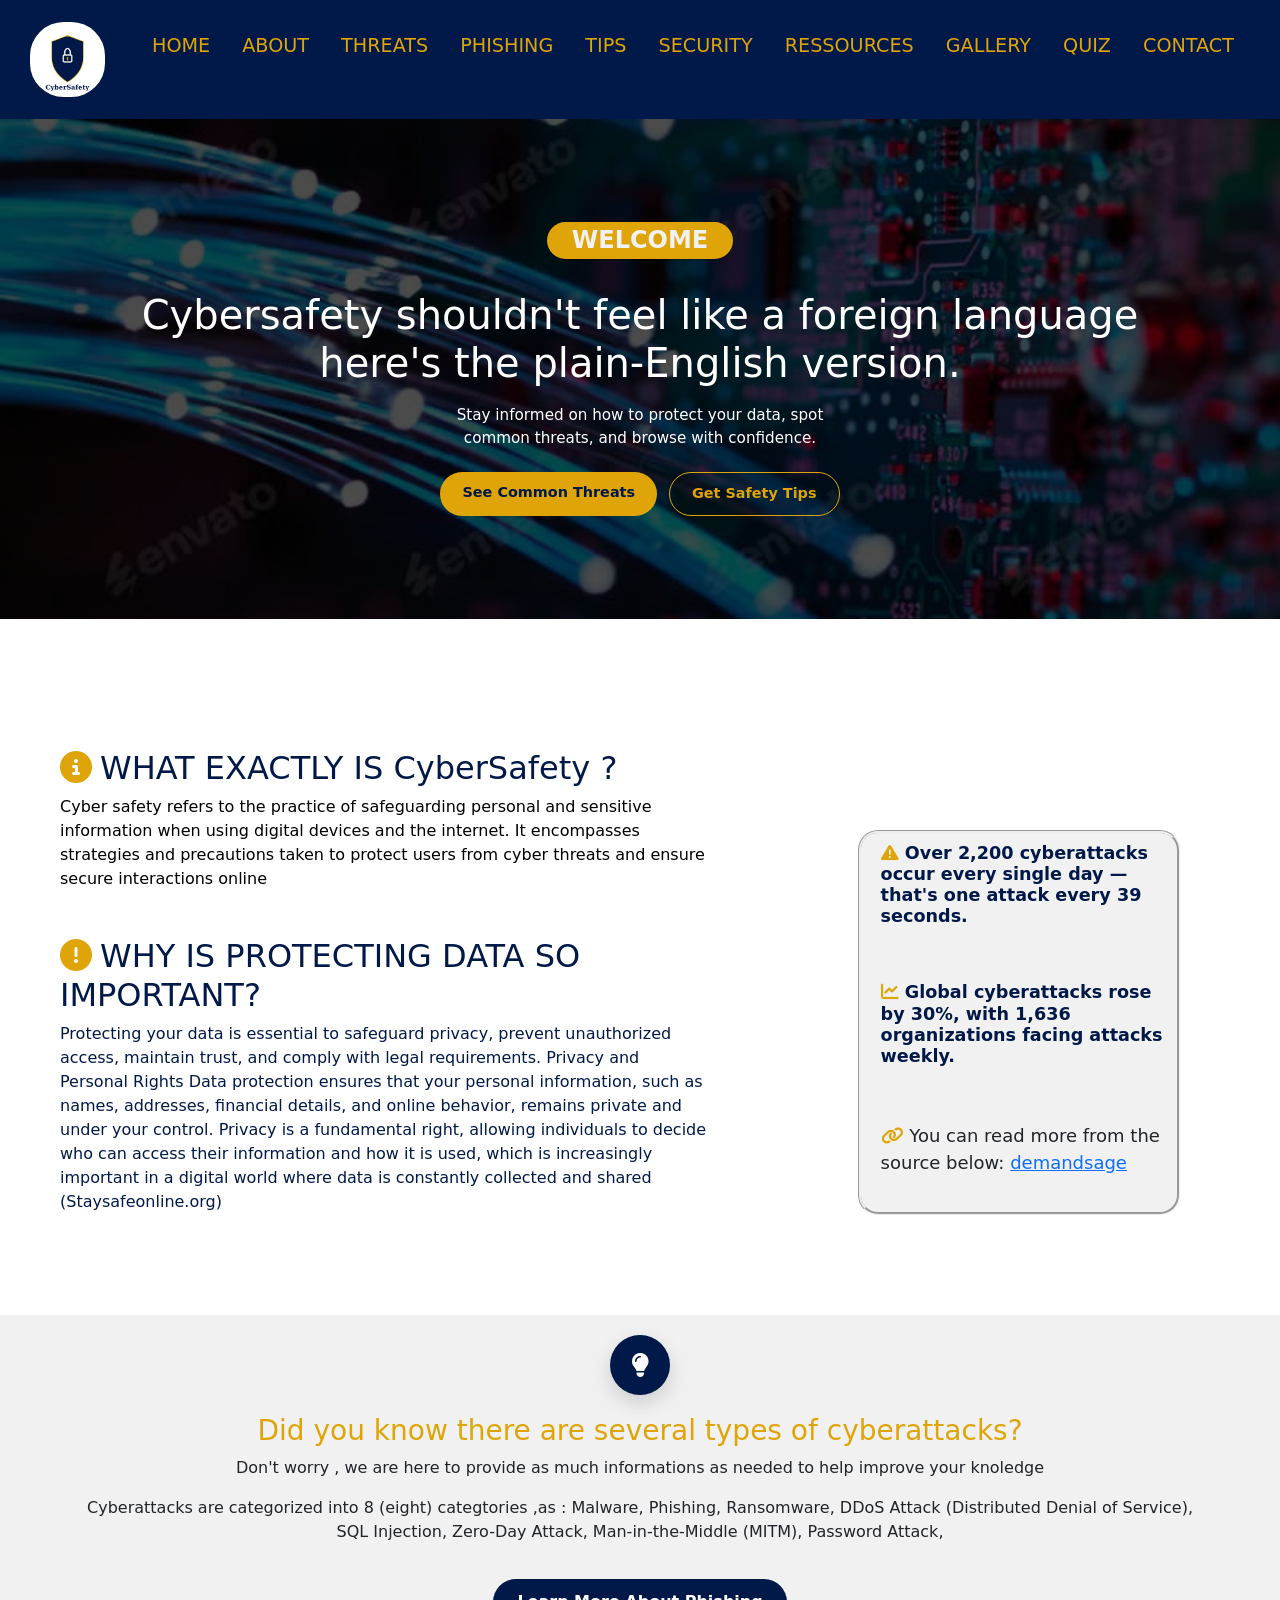
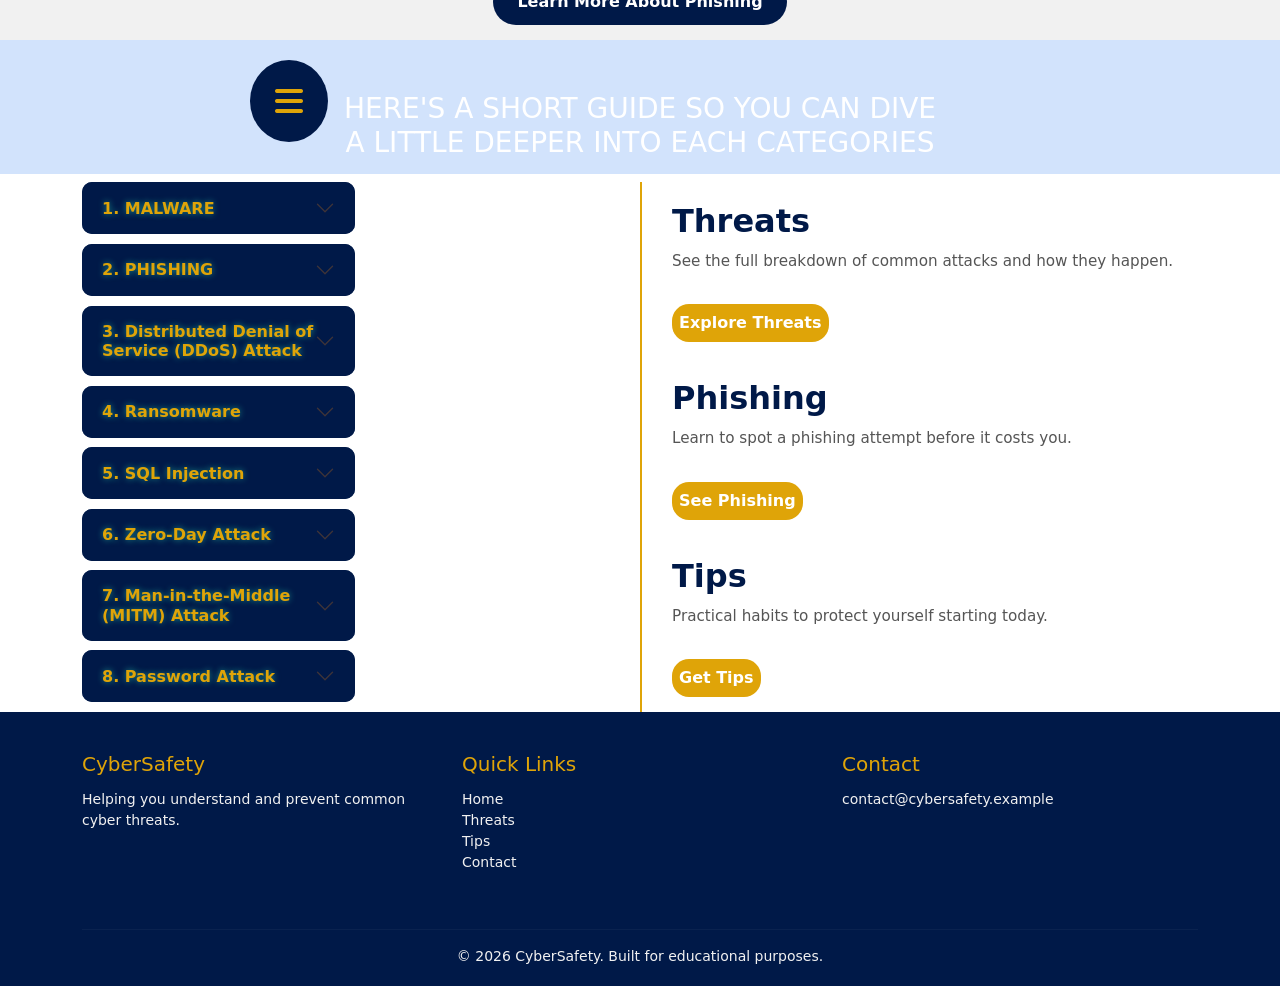
<file: index.html>
<!doctype html>
<html lang="en">
  <head>
    <meta charset="UTF-8" />
    <meta name="viewport" content="width=device-width, initial-scale=1.0" />
    <title>CyberSafety</title>
    <link
      href="https://cdn.jsdelivr.net/npm/bootstrap@5.3.3/dist/css/bootstrap.min.css"
      rel="stylesheet"
    />

    <link rel="stylesheet" href="css/style.css" />

    <link
      rel="stylesheet"
      href="https://cdnjs.cloudflare.com/ajax/libs/font-awesome/6.5.1/css/all.min.css"
    />

    
  </head>
  <body>
    <div class="navWrapper d-flex align-items-center justify-content-between">
  <a href="index.html">
    <img src="images/logo.png" alt="CyberSafety logo" class="navLogo">
  </a>
    <ul class="nav justify-content-end">
      <li class="nav-item">
        <a class="nav-link active" aria-current="page" href="index.html">HOME</a>
      </li>
      <li class="nav-item">
        <a class="nav-link" href="about.html">ABOUT</a>
      </li>
      <li class="nav-item">
        <a class="nav-link" href="threats.html">THREATS</a>
      </li>
      <li class="nav-item">
        <a class="nav-link" href="phishing.html">PHISHING</a>
      </li>
      <li class="nav-item">
        <a class="nav-link" href="tips.html">TIPS</a>
      </li>
      <li class="nav-item">
        <a class="nav-link" href="security.html">SECURITY</a>
      </li>
      <li class="nav-item">
        <a class="nav-link" href="ressources.html">RESSOURCES</a>
      </li>
      <li class="nav-item">
        <a class="nav-link" href="gallery.html">GALLERY</a>
      </li>
      <li class="nav-item">
        <a class="nav-link" href="quiz.html">QUIZ</a>
      </li>
      <li class="nav-item">
        <a class="nav-link" href="contact.html">CONTACT</a>
      </li>
    </ul>
    </div>
    <div class="homePageImageWrap">
      <img src="images/homePageImage4.jfif" alt="" class="homePageImage1" />
      <div class="homePageImageOverlay d-flex flex-column align-items-center justify-content-center">
  <h4 class="txt0">WELCOME</h4>
  <h1 class="text-white text-center">
    Cybersafety shouldn't feel like a foreign language <br> here's the plain-English version.</h1>
    <p class="text-white text-center heroSubtitle">
      Stay informed on how to protect your data, spot common threats, and browse with confidence.
    </p>
    <div class="heroButtons">
      <a href="threats.html" class="btn-hero-solid">See Common Threats</a>
      <a href="tips.html" class="btn-hero-outline">Get Safety Tips</a>
    </div>
</div>
    </div>
    <section class="defCyberSft">
      <h2>
        <i class="fa-solid fa-circle-info"></i>WHAT EXACTLY IS CyberSafety ?
      </h2>

      <p>
        Cyber safety refers to the practice of safeguarding personal and
        sensitive information when using digital devices and the internet. It
        encompasses strategies and precautions taken to protect users from cyber
        threats and ensure secure interactions online
      </p>
    </section>
    <section class="Importance">
      <h2>
        <i class="fa-solid fa-circle-exclamation"
          ></i
        >WHY IS PROTECTING DATA SO IMPORTANT?
      </h2>
      <p>
        Protecting your data is essential to safeguard privacy, prevent
        unauthorized access, maintain trust, and comply with legal requirements.
        Privacy and Personal Rights Data protection ensures that your personal
        information, such as names, addresses, financial details, and online
        behavior, remains private and under your control. Privacy is a
        fundamental right, allowing individuals to decide who can access their
        information and how it is used, which is increasingly important in a
        digital world where data is constantly collected and shared
        (Staysafeonline.org)
      </p>
    </section>
   <section class="statistics">
  <h3><i class="fa-solid fa-triangle-exclamation"></i> Over 2,200 cyberattacks occur every single day — that's one attack every 39 seconds.</h3>
  <h3><i class="fa-solid fa-chart-line"></i> Global cyberattacks rose by 30%, with 1,636 organizations facing attacks weekly.</h3>
  <p><i class="fa-solid fa-link"></i> You can read more from the source below:
    <a href="https://www.demandsage.com/cybersecurity-statistics/" target="_blank" rel="noopener">demandsage</a>
  </p>
</section>
<section class="Infos">
  <div class="container">
    <div class="infos-icon-badge">
      <i class="fa-solid fa-lightbulb"></i>
    </div>
    <h3>Did you know there are several types of cyberattacks?</h3>
    <p>Don't worry , we are here to provide as much informations as needed 
        to help improve your knoledge 
    </p>
    <p>Cyberattacks are categorized into 8 (eight) categtories ,as :
        Malware,
Phishing,
Ransomware,
DDoS Attack (Distributed Denial of Service),
SQL Injection,
Zero-Day Attack,
Man-in-the-Middle (MITM),
Password Attack,
 </p>
    <a href="phishing.html" class="btn-infos-link">Learn More About Phishing</a>
  </div>
</section>

<section class="categories">
    <i class="fa-solid fa-bars"></i>
    <h3>HERE'S A SHORT GUIDE SO YOU CAN DIVE <br> A LITTLE DEEPER INTO EACH CATEGORIES</h3>
</section>

<section class="threatsPromo">
  <div class="container">
    <div class="row">
      <div class="col-md-6">
        <div class="accordion accordion-flush" id="accordionFlushExample">

          <div class="accordion-item">
            <h2 class="accordion-header">
              <button class="accordion-button collapsed" type="button" data-bs-toggle="collapse" data-bs-target="#flush-collapseOne" aria-expanded="false" aria-controls="flush-collapseOne">
                1. MALWARE
              </button>
            </h2>
            <div id="flush-collapseOne" class="accordion-collapse collapse" data-bs-parent="#accordionFlushExample">
              <div class="accordion-body">Refers to malicious software designed to damage, disrupt or gain unauthorized access to computer systems or take control of a system without the user's knowledge.</div>
            </div>
          </div>

          <div class="accordion-item">
            <h2 class="accordion-header">
              <button class="accordion-button collapsed" type="button" data-bs-toggle="collapse" data-bs-target="#flush-collapseTwo" aria-expanded="false" aria-controls="flush-collapseTwo">
                2. PHISHING
              </button>
            </h2>
            <div id="flush-collapseTwo" class="accordion-collapse collapse" data-bs-parent="#accordionFlushExample">
              <div class="accordion-body">A social engineering technique where attackers trick users into revealing sensitive information such as passwords, banking details or login credentials. Attackers send fake emails, SMS or messages pretending to be trusted companies, redirecting victims to fake websites that look like real login pages.</div>
            </div>
          </div>

          <div class="accordion-item">
            <h2 class="accordion-header">
              <button class="accordion-button collapsed" type="button" data-bs-toggle="collapse" data-bs-target="#flush-collapseThree" aria-expanded="false" aria-controls="flush-collapseThree">
                3. Distributed Denial of Service (DDoS) Attack
              </button>
            </h2>
            <div id="flush-collapseThree" class="accordion-collapse collapse" data-bs-parent="#accordionFlushExample">
              <div class="accordion-body">A DDoS attack attempts to make a website or online service unavailable by flooding it with massive traffic from multiple systems. Attackers use thousands of infected devices called a botnet, so legitimate users cannot access the website or service. Example: a botnet floods a web server with millions of HTTP requests, causing service downtime.</div>
            </div>
          </div>

          <div class="accordion-item">
            <h2 class="accordion-header">
              <button class="accordion-button collapsed" type="button" data-bs-toggle="collapse" data-bs-target="#flush-collapseFour" aria-expanded="false" aria-controls="flush-collapseFour">
                4. Ransomware
              </button>
            </h2>
            <div id="flush-collapseFour" class="accordion-collapse collapse" data-bs-parent="#accordionFlushExample">
              <div class="accordion-body">Ransomware is a type of malware that encrypts a victim's files or locks their computer system. The attacker demands a ransom payment to restore access. Usually spreads through phishing emails or malicious downloads. Example: WannaCry ransomware encrypts system files and demands Bitcoin payment for decryption.</div>
            </div>
          </div>

          <div class="accordion-item">
            <h2 class="accordion-header">
              <button class="accordion-button collapsed" type="button" data-bs-toggle="collapse" data-bs-target="#flush-collapseFive" aria-expanded="false" aria-controls="flush-collapseFive">
                5. SQL Injection
              </button>
            </h2>
            <div id="flush-collapseFive" class="accordion-collapse collapse" data-bs-parent="#accordionFlushExample">
              <div class="accordion-body">A web application attack where attackers insert malicious SQL commands into input fields to manipulate the database. Sensitive data like usernames and passwords may be exposed. Example: an attacker enters ' OR '1'='1 in a login form to bypass database authentication.</div>
            </div>
          </div>

          <div class="accordion-item">
            <h2 class="accordion-header">
              <button class="accordion-button collapsed" type="button" data-bs-toggle="collapse" data-bs-target="#flush-collapseSix" aria-expanded="false" aria-controls="flush-collapseSix">
                6. Zero-Day Attack
              </button>
            </h2>
            <div id="flush-collapseSix" class="accordion-collapse collapse" data-bs-parent="#accordionFlushExample">
              <div class="accordion-body">Exploits a previously unknown vulnerability in software before developers release a patch or fix. Developers are unaware of the flaw when the attack occurs. Example: attackers exploit an unpatched browser vulnerability before the vendor releases a security update.</div>
            </div>
          </div>

          <div class="accordion-item">
            <h2 class="accordion-header">
              <button class="accordion-button collapsed" type="button" data-bs-toggle="collapse" data-bs-target="#flush-collapseSeven" aria-expanded="false" aria-controls="flush-collapseSeven">
                7. Man-in-the-Middle (MITM) Attack
              </button>
            </h2>
            <div id="flush-collapseSeven" class="accordion-collapse collapse" data-bs-parent="#accordionFlushExample">
              <div class="accordion-body">An attacker secretly intercepts communication between two parties, often on unsecured public Wi-Fi, to monitor, steal, or alter transmitted data. Example: a hacker intercepts user credentials over unsecured public Wi-Fi using packet sniffing.</div>
            </div>
          </div>

          <div class="accordion-item">
            <h2 class="accordion-header">
              <button class="accordion-button collapsed" type="button" data-bs-toggle="collapse" data-bs-target="#flush-collapseEight" aria-expanded="false" aria-controls="flush-collapseEight">
                8. Password Attack
              </button>
            </h2>
            <div id="flush-collapseEight" class="accordion-collapse collapse" data-bs-parent="#accordionFlushExample">
              <div class="accordion-body">Attackers attempt to obtain or crack a user's password using automated tools, including brute force and dictionary attacks. Example: a brute-force tool repeatedly tests password combinations to gain unauthorized SSH access.</div>
            </div>
          </div>

        </div>
      </div>

      <div class="col-md-6 promo-column">
        <div class="promo-item">
          <p class="promo-title">Threats</p>
          <p class="promo-text">See the full breakdown of common attacks and how they happen.</p>
          <a href="threats.html" class="btn-infos-link">Explore Threats</a>
        </div>
        <div class="promo-item">
          <p class="promo-title">Phishing</p>
          <p class="promo-text">Learn to spot a phishing attempt before it costs you.</p>
          <a href="phishing.html" class="btn-infos-link">See Phishing</a>
        </div>
        <div class="promo-item">
          <p class="promo-title">Tips</p>
          <p class="promo-text">Practical habits to protect yourself starting today.</p>
          <a href="tips.html" class="btn-infos-link">Get Tips</a>
        </div>
      </div>
    </div>
  </div>
</section>
<footer class="site-footer">
  <div class="container">
    <div class="row">
      <div class="col-md-4 mb-3">
        <h5>CyberSafety</h5>
        <p class="small">Helping you understand and prevent common cyber threats.</p>
      </div>
      <div class="col-md-4 mb-3">
        <h5>Quick Links</h5>
        <ul class="list-unstyled small">
          <li><a href="index.html">Home</a></li>
          <li><a href="threats.html">Threats</a></li>
          <li><a href="tips.html">Tips</a></li>
          <li><a href="contact.html">Contact</a></li>
        </ul>
      </div>
      <div class="col-md-4 mb-3">
        <h5>Contact</h5>
        <p class="small"><a href="mailto:contact@cybersafety.example">contact@cybersafety.example</a></p>
      </div>
    </div>
    <hr>
    <p class="small text-center mb-0">&copy; 2026 CyberSafety. Built for educational purposes.</p>
  </div>
</footer>
<script src="https://cdn.jsdelivr.net/npm/bootstrap@5.3.3/dist/js/bootstrap.bundle.min.js"></script>
  </body>
</html>
</file>
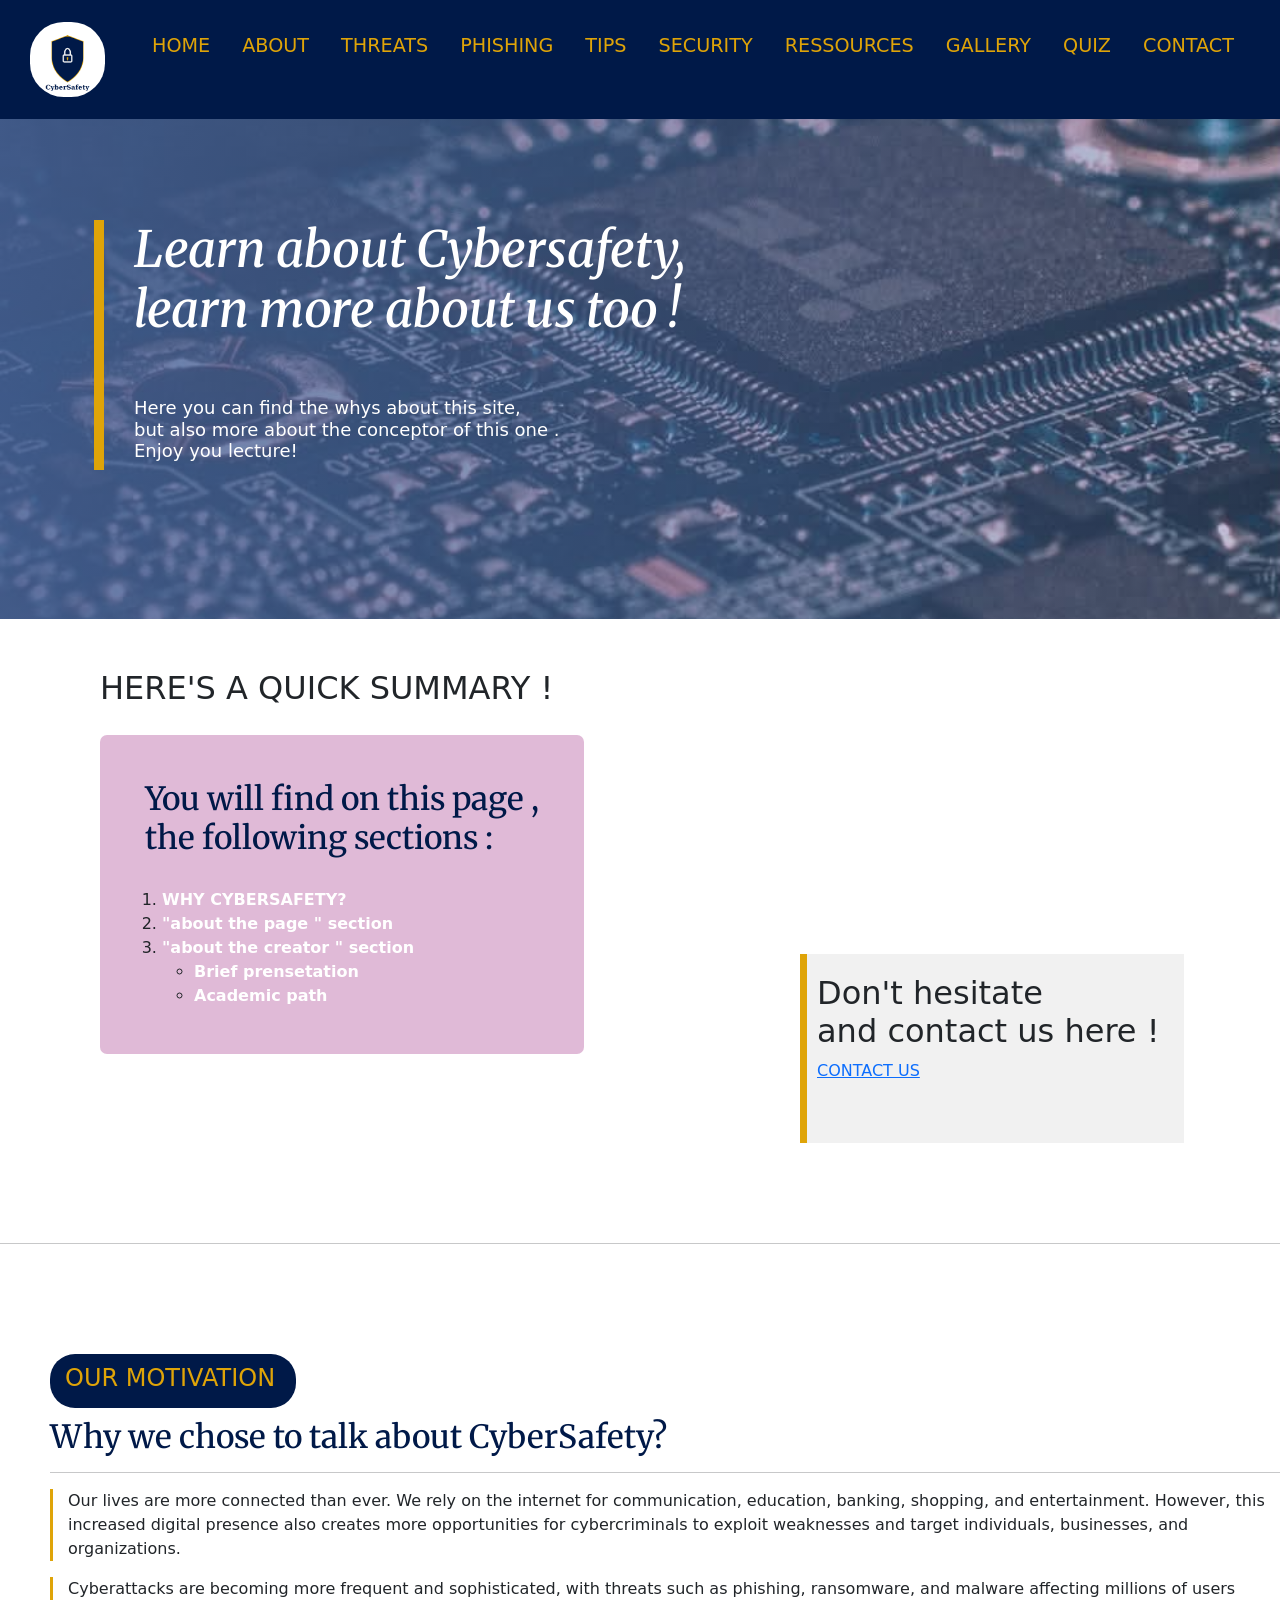
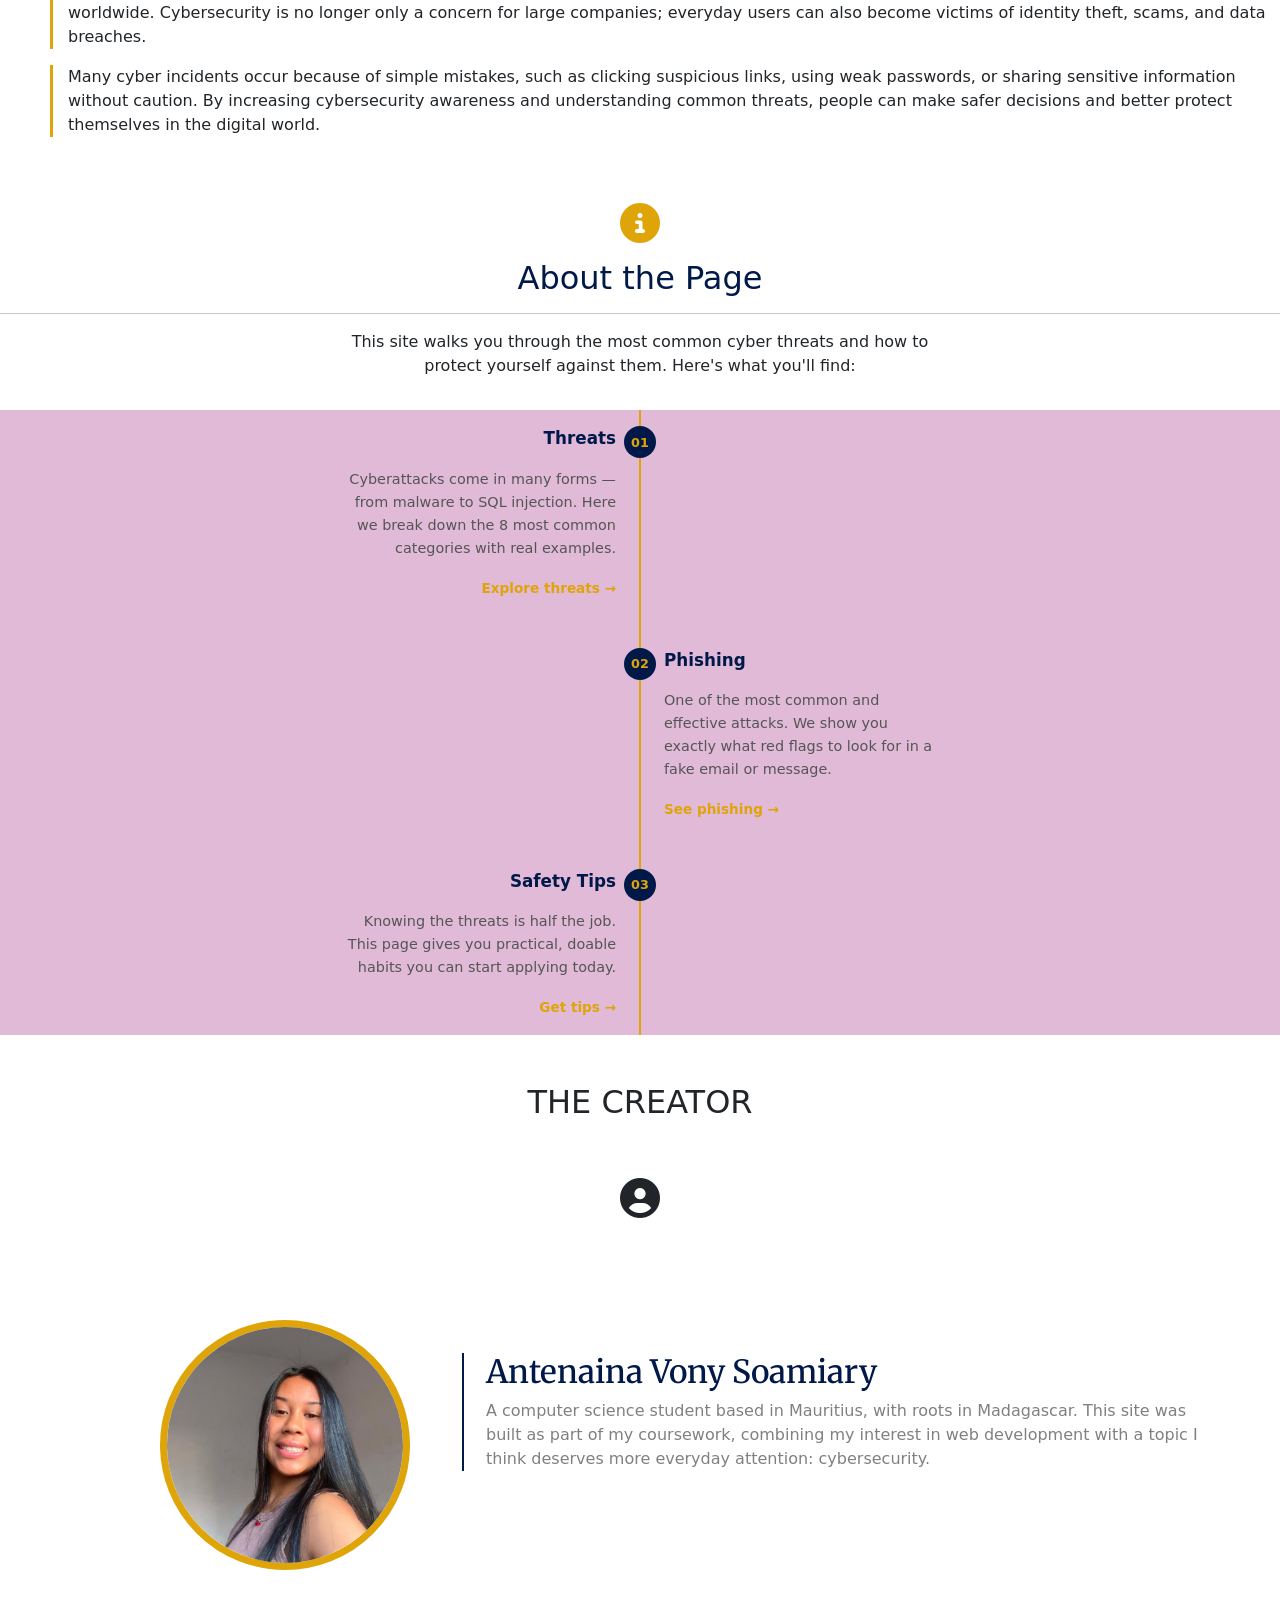
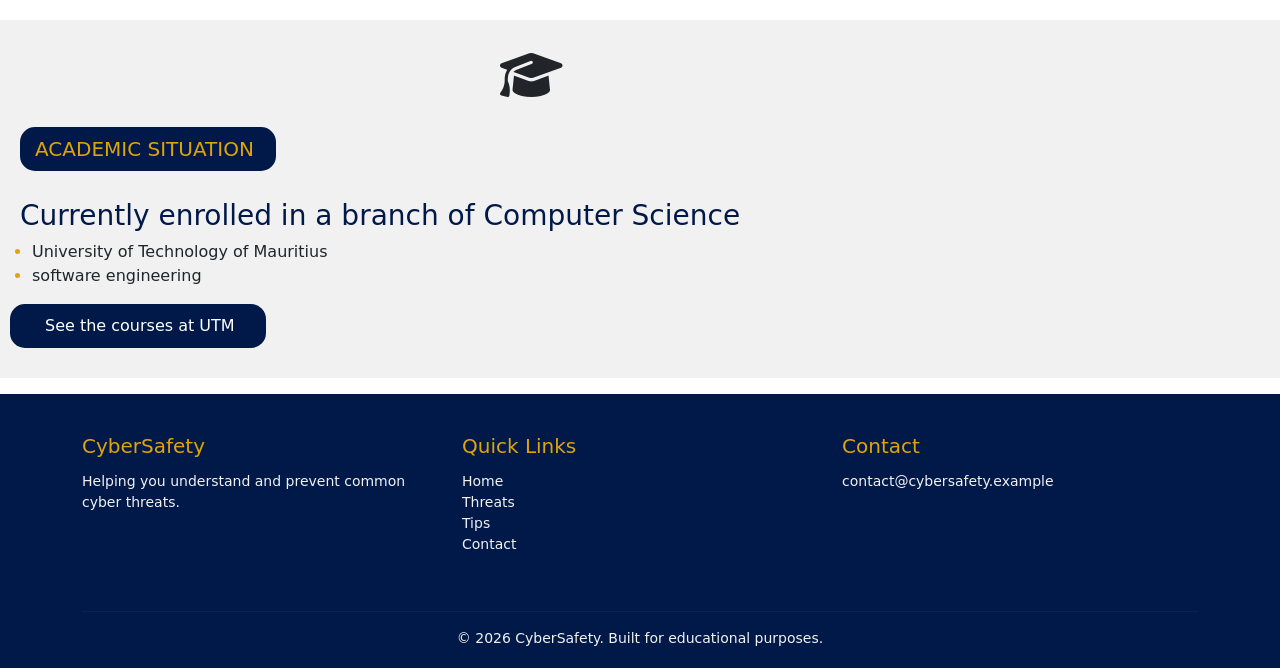
<file: about.html>
<!doctype html>
<html lang="en">
  <head>
    <meta charset="UTF-8" />
    <meta name="viewport" content="width=device-width, initial-scale=1.0" />
    <title>ABOUT</title>
    <style>
      @import url("https://fonts.googleapis.com/css2?family=Merriweather:ital,opsz,wght@0,18..144,300..900;1,18..144,300..900&display=swap");
    </style>
    <link
      href="https://cdn.jsdelivr.net/npm/bootstrap@5.3.3/dist/css/bootstrap.min.css"
      rel="stylesheet"
    />
    <link rel="preconnect" href="https://fonts.googleapis.com" />
    <link rel="preconnect" href="https://fonts.gstatic.com" crossorigin />
    <link
      href="https://fonts.googleapis.com/css2?family=Merriweather:ital,opsz,wght@0,18..144,300..900;1,18..144,300..900&display=swap"
      rel="stylesheet"
    />

    <link rel="stylesheet" href="css/style.css" />

    <link
      rel="stylesheet"
      href="https://cdnjs.cloudflare.com/ajax/libs/font-awesome/6.5.1/css/all.min.css"
    />
  </head>
  <body>
    <div class="navWrapper d-flex align-items-center justify-content-between">
      <a href="index.html">
        <img src="images/logo.png" alt="CyberSafety logo" class="navLogo" />
      </a>
      <ul class="nav justify-content-end">
        <li class="nav-item">
          <a class="nav-link active" aria-current="page" href="index.html">HOME</a>
        </li>
        <li class="nav-item">
          <a class="nav-link" href="about.html">ABOUT</a>
        </li>
        <li class="nav-item">
          <a class="nav-link" href="threats.html">THREATS</a>
        </li>
        <li class="nav-item">
          <a class="nav-link" href="phishing.html">PHISHING</a>
        </li>
        <li class="nav-item">
          <a class="nav-link" href="tips.html">TIPS</a>
        </li>
        <li class="nav-item">
          <a class="nav-link" href="security.html">SECURITY</a>
        </li>
        <li class="nav-item">
          <a class="nav-link" href="ressources.html">RESSOURCES</a>
        </li>
        <li class="nav-item">
          <a class="nav-link" href="gallery.html">GALLERY</a>
        </li>
        <li class="nav-item">
          <a class="nav-link" href="quiz.html">QUIZ</a>
        </li>
        <li class="nav-item">
          <a class="nav-link" href="contact.html">CONTACT</a>
        </li>
      </ul>
    </div>
    <div class="aboutPageImageWrap">
      <img src="images/aboutPageImage.jfif" alt="" class="aboutPageImage" />
      <div
        class="aboutPageImageOverlay d-flex flex-column align-items-center justify-content-center"
      >
        <div
          class="aboutTextHeader d-flex align-items-start- flex-column mb-5 ml-0"
        >
          <h1 class="text-start">
            Learn about Cybersafety, <br />
            learn more about us too !
          </h1>
          <h4>
            Here you can find the whys about this site, <br />
            but also more about the conceptor of this one . <br />
            Enjoy you lecture!
          </h4>
        </div>
      </div>
    </div>
    <div class="summaryWrap d-flex align-items-start flex-column">
      <h2>HERE'S A QUICK SUMMARY !</h2>
      <div class="summary d-flex align-items-start flex-column gap-2">
        <h2>
          You will find on this page , <br />
          the following sections :
        </h2>
        <ol>
          <li><a href="#purposeSection">WHY CYBERSAFETY?</a></li>
          <li><a href="#pageSection"> "about the page " section</a></li>
          <li>
            <a href="#creatorSection">"about the creator " section</a>
            <ul>
              <li><a href="#presentationSection">Brief prensetation</a></li>
              <li><a href="#academicSection">Academic path</a></li>
            </ul>
          </li>
        </ol>
      </div>
    </div>
    <div class="contactProp">
      <h2>
        Don't hesitate <br />
        and contact us here !
      </h2>
      <a href="">CONTACT US </a>
    </div>
    <hr />

    <section id="purposeSection">
      <h4>OUR MOTIVATION</h4>
      <h2>Why we chose to talk about CyberSafety?</h2>
      <hr />
      <p>
        Our lives are more connected than ever. We rely on the internet for
        communication, education, banking, shopping, and entertainment. However,
        this increased digital presence also creates more opportunities for
        cybercriminals to exploit weaknesses and target individuals, businesses,
        and organizations.
      </p>

      <p>
        Cyberattacks are becoming more frequent and sophisticated, with threats
        such as phishing, ransomware, and malware affecting millions of users
        worldwide. Cybersecurity is no longer only a concern for large
        companies; everyday users can also become victims of identity theft,
        scams, and data breaches.
      </p>

      <p>
        Many cyber incidents occur because of simple mistakes, such as clicking
        suspicious links, using weak passwords, or sharing sensitive information
        without caution. By increasing cybersecurity awareness and understanding
        common threats, people can make safer decisions and better protect
        themselves in the digital world.
      </p>
    </section>
    <section id="pageSection">
      <i class="fa-solid fa-circle-info"></i>
      <h2>About the Page</h2>
      <hr />
      <p>
        This site walks you through the most common cyber threats and how to
        protect yourself against them. Here's what you'll find:
      </p>

      <div class="pageTimelineWrap">
        <div class="pageTimelineItem pageTimelineRight">
          <div class="pageTimelineDot">01</div>
          <div class="pageTimelineContent">
            <p class="pageTimelineTitle">Threats</p>
            <p class="pageTimelineText">
              Cyberattacks come in many forms — from malware to SQL injection.
              Here we break down the 8 most common categories with real
              examples.
            </p>
            <a href="threats.html" class="pageTimelineLink"
              >Explore threats →</a
            >
          </div>
        </div>

        <div class="pageTimelineItem pageTimelineLeft">
          <div class="pageTimelineDot">02</div>
          <div class="pageTimelineContent">
            <p class="pageTimelineTitle">Phishing</p>
            <p class="pageTimelineText">
              One of the most common and effective attacks. We show you exactly
              what red flags to look for in a fake email or message.
            </p>
            <a href="phishing.html" class="pageTimelineLink">See phishing →</a>
          </div>
        </div>

        <div class="pageTimelineItem pageTimelineRight">
          <div class="pageTimelineDot">03</div>
          <div class="pageTimelineContent">
            <p class="pageTimelineTitle">Safety Tips</p>
            <p class="pageTimelineText">
              Knowing the threats is half the job. This page gives you
              practical, doable habits you can start applying today.
            </p>
            <a href="tips.html" class="pageTimelineLink">Get tips →</a>
          </div>
        </div>
      </div>
    </section>

   <div id="creatorSection">
  <div id="presentationSection" class="container text-center">
    <h2 class="mt-5">THE CREATOR</h2>
    <i class="fa-solid fa-circle-user mt-5 fs-1"></i>
    <div class="row align-items-center">
      <div class="col-md-4">
        <img src="images/profilePic.jfif" alt="Photo of the site creator" class="profilePic img-fluid rounded-circle">
      </div>
      <div class="col-md-8 text-md-start">
        <div class="bio">
            <h2>Antenaina Vony Soamiary </h2>
            <p>A computer science student based in Mauritius, with roots in Madagascar. This site was built as part of my coursework, combining my interest in web development with a topic I think deserves more 
                everyday attention: cybersecurity.</p>
        </div>
      </div>
    </div>
  </div>
  <div id="academicSection" class="d-flex flex-column mb-3">
    <i class="fa-solid fa-graduation-cap  "></i>
    <h5>ACADEMIC SITUATION </h5>
        
    
<H3>Currently enrolled in a branch of Computer Science </H3>
<ul>
    <li>University of Technology of Mauritius</li>
    <li>software engineering</li>

</ul>
<a href="http://www.utm.ac.mu">See the courses at UTM</a>
</div>

<footer class="site-footer">
  <div class="container">
    <div class="row">
      <div class="col-md-4 mb-3">
        <h5>CyberSafety</h5>
        <p class="small">Helping you understand and prevent common cyber threats.</p>
      </div>
      <div class="col-md-4 mb-3">
        <h5>Quick Links</h5>
        <ul class="list-unstyled small">
          <li><a href="index.html">Home</a></li>
          <li><a href="threats.html">Threats</a></li>
          <li><a href="tips.html">Tips</a></li>
          <li><a href="contact.html">Contact</a></li>
        </ul>
      </div>
      <div class="col-md-4 mb-3">
        <h5>Contact</h5>
        <p class="small"><a href="mailto:contact@cybersafety.example">contact@cybersafety.example</a></p>
      </div>
    </div>
    <hr>
    <p class="small text-center mb-0">&copy; 2026 CyberSafety. Built for educational purposes.</p>
  </div>
</footer>
<script src="https://cdn.jsdelivr.net/npm/bootstrap@5.3.3/dist/js/bootstrap.bundle.min.js"></script>
  </body>
</html>
</file>
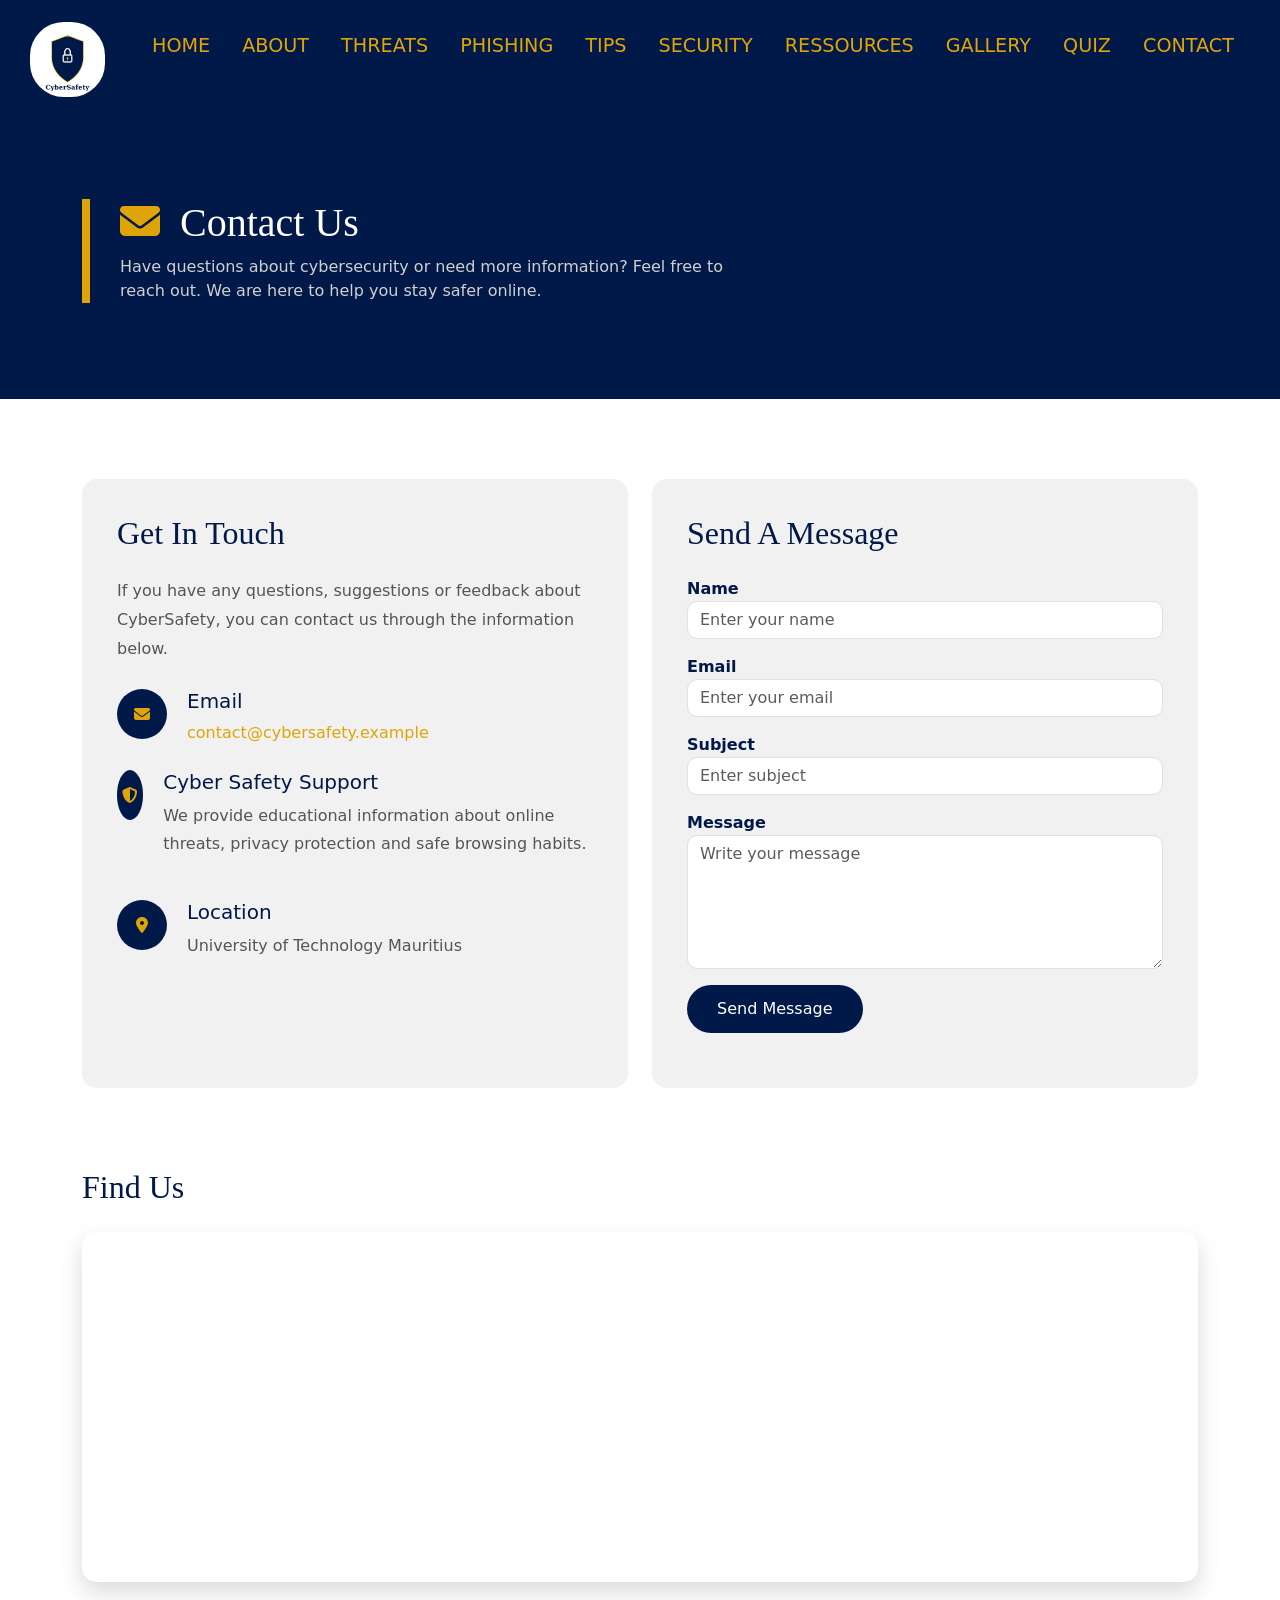
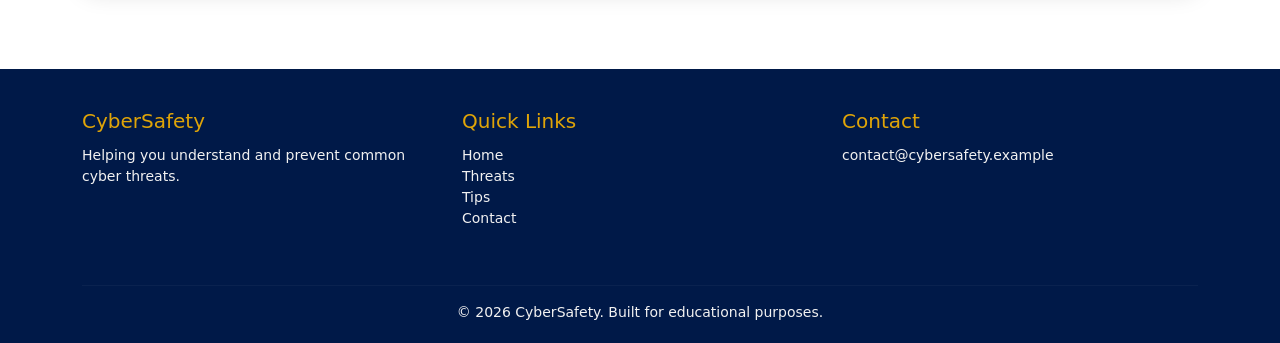
<file: contact.html>
<!DOCTYPE html>
<html lang="en">
<head>
    <meta charset="UTF-8">
    <meta name="viewport" content="width=device-width, initial-scale=1.0">
    <title>ressources</title>
    
    <link
      href="https://cdn.jsdelivr.net/npm/bootstrap@5.3.3/dist/css/bootstrap.min.css"
      rel="stylesheet"
    />

    <link rel="stylesheet" href="css/style.css" />

    <link
      rel="stylesheet"
      href="https://cdnjs.cloudflare.com/ajax/libs/font-awesome/6.5.1/css/all.min.css"
    />

    
  
</head>
<body>
    <div class="navWrapper d-flex align-items-center justify-content-between">
  <a href="index.html">
    <img src="images/logo.png" alt="CyberSafety logo" class="navLogo">
  </a>
    <ul class="nav justify-content-end">
      <li class="nav-item">
        <a class="nav-link active" aria-current="page" href="index.html">HOME</a>
      </li>
      <li class="nav-item">
        <a class="nav-link" href="about.html">ABOUT</a>
      </li>
      <li class="nav-item">
        <a class="nav-link" href="threats.html">THREATS</a>
      </li>
      <li class="nav-item">
        <a class="nav-link" href="phishing.html">PHISHING</a>
      </li>
      <li class="nav-item">
        <a class="nav-link" href="tips.html">TIPS</a>
      </li>
      <li class="nav-item">
        <a class="nav-link" href="security.html">SECURITY</a>
      </li>
      <li class="nav-item">
        <a class="nav-link" href="ressources.html">RESSOURCES</a>
      </li>
      <li class="nav-item">
        <a class="nav-link" href="gallery.html">GALLERY</a>
      </li>
      <li class="nav-item">
        <a class="nav-link" href="quiz.html">QUIZ</a>
      </li>
      <li class="nav-item">
        <a class="nav-link" href="contact.html">CONTACT</a>
      </li>
    </ul>
    </div>

 
  




  <section class="contactHeader">

    <div class="container">

        <div class="contactHeaderText">

            <h1>
                <i class="fa-solid fa-envelope"></i>
                Contact Us
            </h1>

            <p>
                Have questions about cybersecurity or need more information?
                Feel free to reach out. We are here to help you stay safer online.
            </p>

        </div>

    </div>

</section>

</footer>
<section class="contactSection">

<div class="container">

<div class="row">

<div class="col-md-6">

<div class="contactInfo">

<h2>
Get In Touch
</h2>

<p>
If you have any questions, suggestions or feedback about CyberSafety,
you can contact us through the information below.
</p>

<div class="contactItem">

<i class="fa-solid fa-envelope"></i>

<div>

<h5>Email</h5>

<a href="mailto:contact@cybersafety.example">
contact@cybersafety.example
</a>

</div>

</div>


<div class="contactItem">

<i class="fa-solid fa-shield-halved"></i>

<div>

<h5>Cyber Safety Support</h5>

<p>
We provide educational information about online threats,
privacy protection and safe browsing habits.
</p>

</div>

</div>


<div class="contactItem">

<i class="fa-solid fa-location-dot"></i>

<div>

<h5>Location</h5>

<p>
University of Technology Mauritius
</p>

</div>

</div>

</div>

</div>


<div class="col-md-6">

<div class="contactForm">

<h2>
Send A Message
</h2>


<form id="contactForm">


<div class="mb-3">

<label for="name">
Name
</label>

<input 
type="text" 
class="form-control"
id="name"
placeholder="Enter your name">

</div>


<div class="mb-3">

<label for="email">
Email
</label>

<input 
type="email"
class="form-control"
id="email"
placeholder="Enter your email">

</div>


<div class="mb-3">

<label for="subject">
Subject
</label>

<input 
type="text"
class="form-control"
id="subject"
placeholder="Enter subject">

</div>


<div class="mb-3">

<label for="message">
Message
</label>

<textarea 
class="form-control"
id="message"
rows="5"
placeholder="Write your message"></textarea>

</div>


<button type="submit" class="contactBtn">

Send Message

</button>


<p id="formMessage"></p>


</form>

</div>

</div>


</div>

</div>

</section>


<section class="contactMap">

<div class="container">

<h2>
Find Us
</h2>

<iframe
src="https://maps.google.com/maps?q=University%20of%20Technology%20Mauritius&t=&z=15&ie=UTF8&iwloc=&output=embed"
width="100%"
height="350"
style="border:0;"
allowfullscreen=""
loading="lazy">

</iframe>

</div>

</section>
 <footer class="site-footer">
  <div class="container">
    <div class="row">
      <div class="col-md-4 mb-3">
        <h5>CyberSafety</h5>
        <p class="small">Helping you understand and prevent common cyber threats.</p>
      </div>
      <div class="col-md-4 mb-3">
        <h5>Quick Links</h5>
        <ul class="list-unstyled small">
          <li><a href="index.html">Home</a></li>
          <li><a href="threats.html">Threats</a></li>
          <li><a href="tips.html">Tips</a></li>
          <li><a href="contact.html">Contact</a></li>
        </ul>
      </div>
      <div class="col-md-4 mb-3">
        <h5>Contact</h5>
        <p class="small"><a href="mailto:contact@cybersafety.example">contact@cybersafety.example</a></p>
      </div>
    </div>
    <hr>
    <p class="small text-center mb-0">&copy; 2026 CyberSafety. Built for educational purposes.</p>
  </div>
</footer>
    <script src="https://cdn.jsdelivr.net/npm/bootstrap@5.3.3/dist/js/bootstrap.bundle.min.js"></script>
<script src="js/script.js"></script>
</body>
</html>
</file>
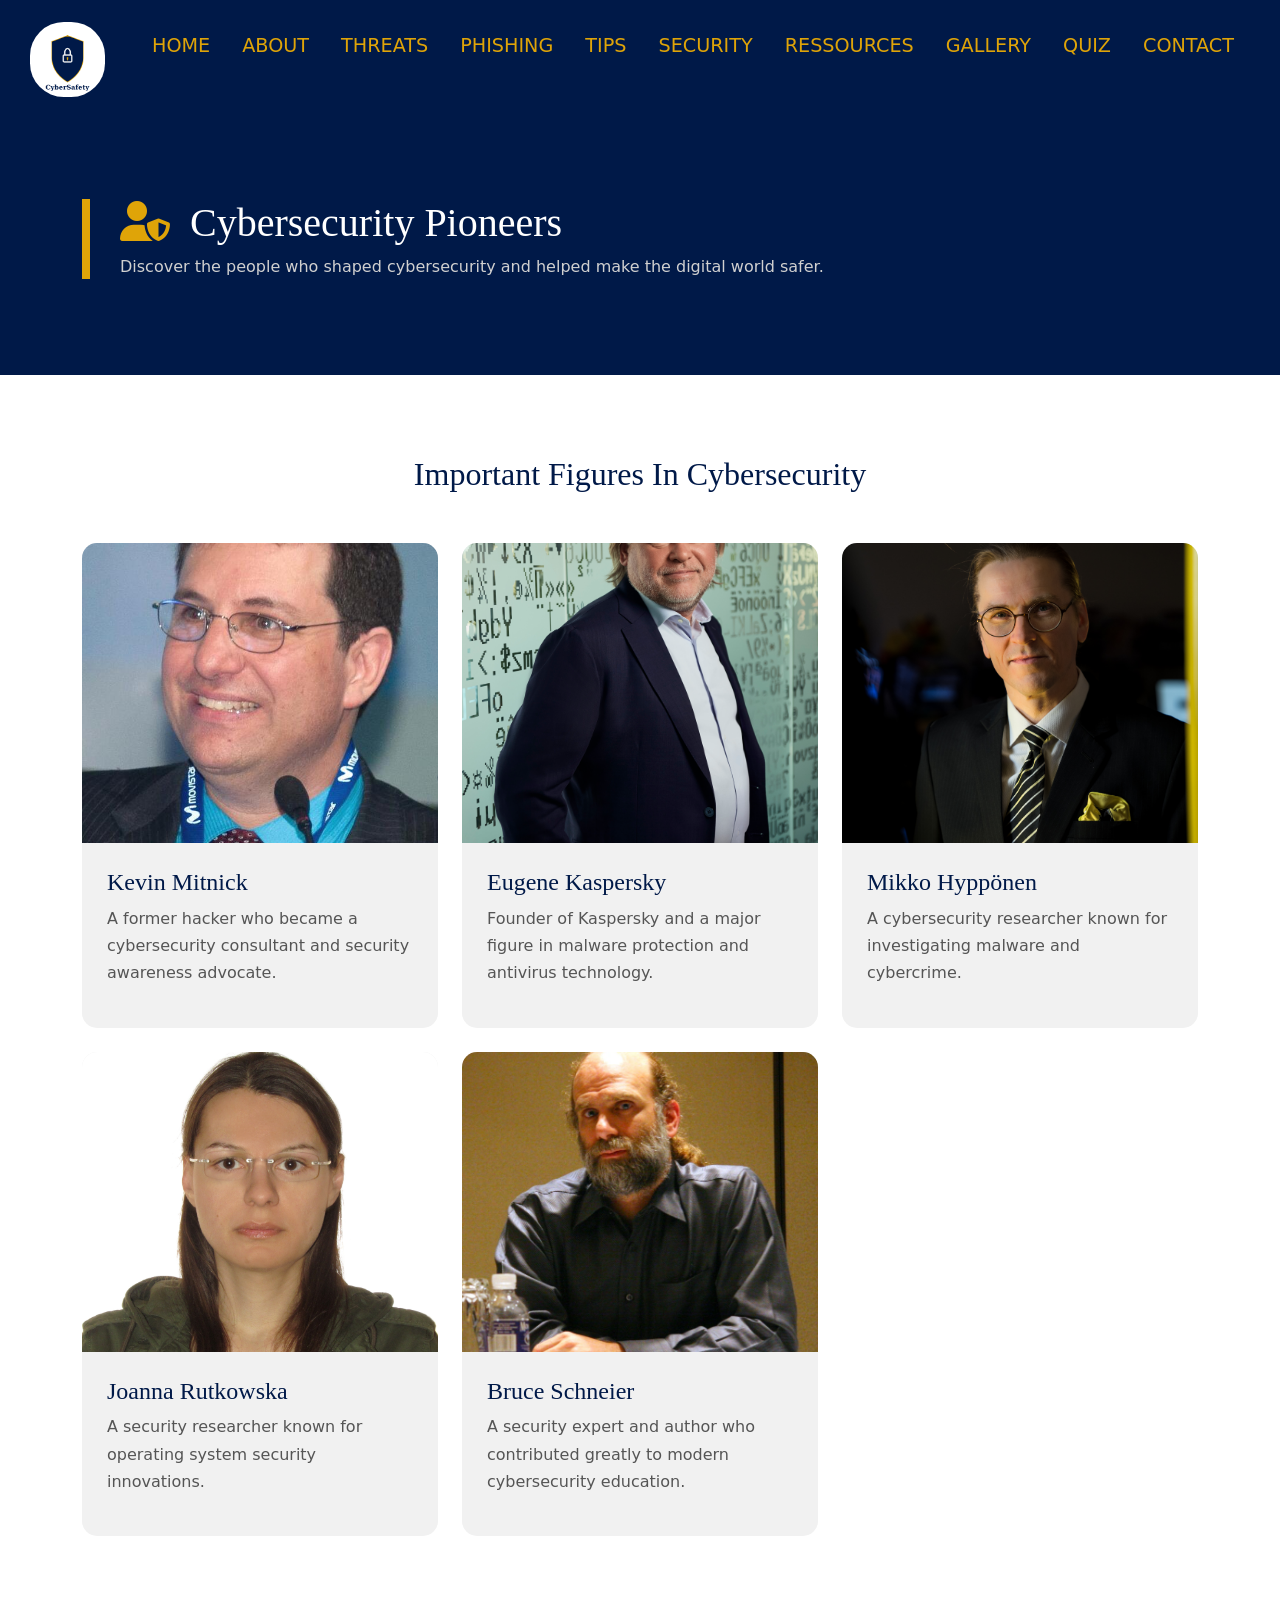
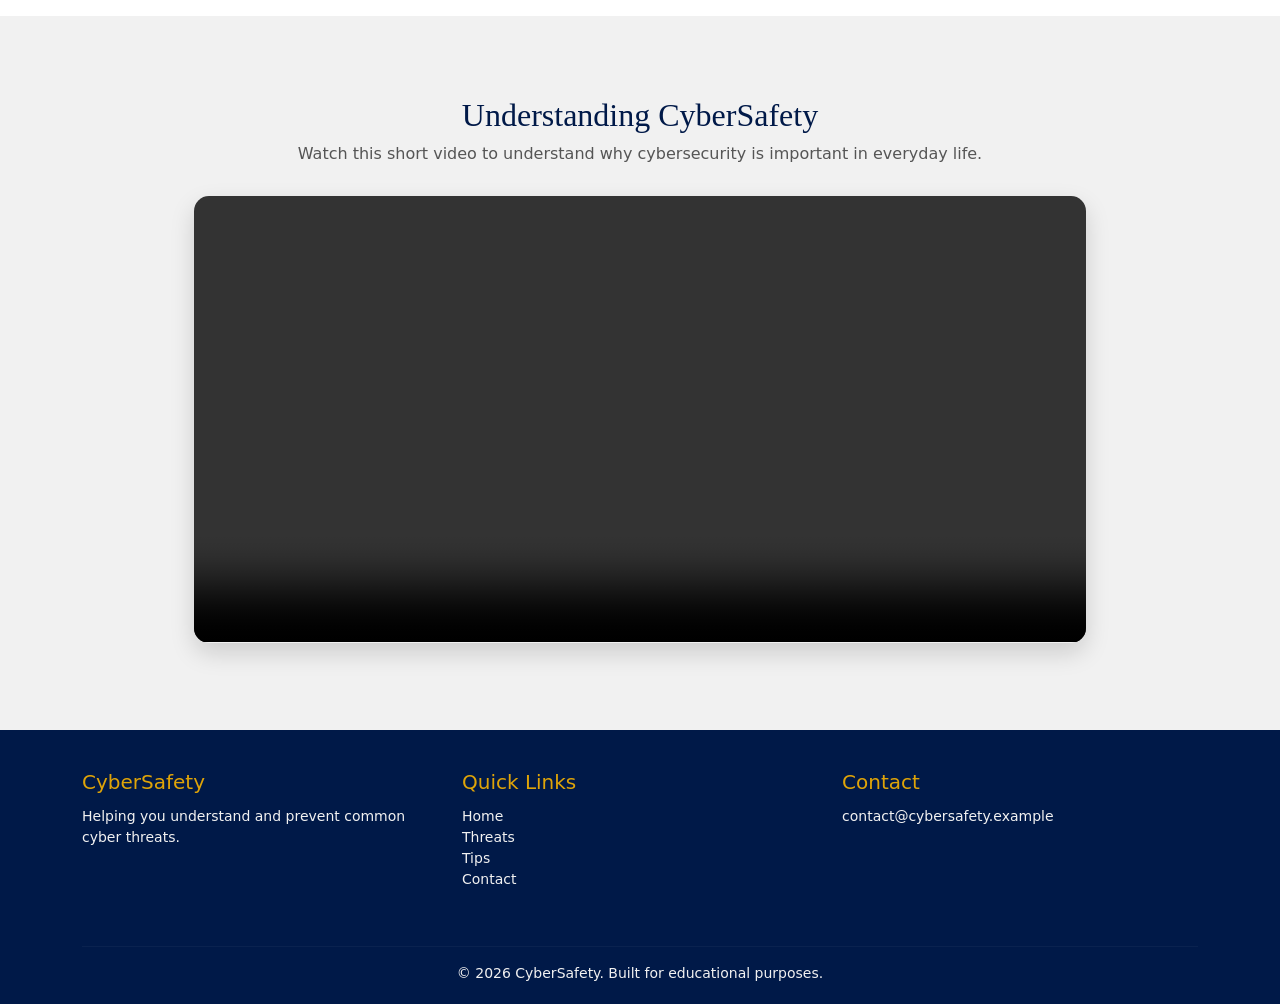
<file: gallery.html>
<!DOCTYPE html>
<html lang="en">
<head>
    <meta charset="UTF-8">
    <meta name="viewport" content="width=device-width, initial-scale=1.0">
    <title>ressources</title>
    
    <link
      href="https://cdn.jsdelivr.net/npm/bootstrap@5.3.3/dist/css/bootstrap.min.css"
      rel="stylesheet"
    />

    <link rel="stylesheet" href="css/style.css" />

    <link
      rel="stylesheet"
      href="https://cdnjs.cloudflare.com/ajax/libs/font-awesome/6.5.1/css/all.min.css"
    />

    
  
</head><head>
    <meta charset="UTF-8">
    <meta name="viewport" content="width=device-width, initial-scale=1.0">
    <title>ressources</title>
    
    <link
      href="https://cdn.jsdelivr.net/npm/bootstrap@5.3.3/dist/css/bootstrap.min.css"
      rel="stylesheet"
    />

    <link rel="stylesheet" href="css/style.css" />

    <link
      rel="stylesheet"
      href="https://cdnjs.cloudflare.com/ajax/libs/font-awesome/6.5.1/css/all.min.css"
    />

    
  
</head>
<body>
    <div class="navWrapper d-flex align-items-center justify-content-between">
  <a href="index.html">
    <img src="images/logo.png" alt="CyberSafety logo" class="navLogo">
  </a>
    <ul class="nav justify-content-end">
      <li class="nav-item">
        <a class="nav-link active" aria-current="page" href="index.html">HOME</a>
      </li>
      <li class="nav-item">
        <a class="nav-link" href="about.html">ABOUT</a>
      </li>
      <li class="nav-item">
        <a class="nav-link" href="threats.html">THREATS</a>
      </li>
      <li class="nav-item">
        <a class="nav-link" href="phishing.html">PHISHING</a>
      </li>
      <li class="nav-item">
        <a class="nav-link" href="tips.html">TIPS</a>
      </li>
      <li class="nav-item">
        <a class="nav-link" href="security.html">SECURITY</a>
      </li>
      <li class="nav-item">
        <a class="nav-link" href="ressources.html">RESSOURCES</a>
      </li>
      <li class="nav-item">
        <a class="nav-link" href="gallery.html">GALLERY</a>
      </li>
      <li class="nav-item">
        <a class="nav-link" href="quiz.html">QUIZ</a>
      </li>
      <li class="nav-item">
        <a class="nav-link" href="contact.html">CONTACT</a>
      </li>
    </ul>
    </div>


<section class="galleryHeader">

<div class="container">

<div class="galleryHeaderText">

<h1>
<i class="fa-solid fa-user-shield"></i>
Cybersecurity Pioneers
</h1>

<p>
Discover the people who shaped cybersecurity and helped make
the digital world safer.
</p>

</div>

</div>

</section>


<section class="gallerySection">

<div class="container">

<h2>
Important Figures In Cybersecurity
</h2>


<div class="row g-4">


<div class="col-md-6 col-lg-4">

<div class="galleryCard">


<img src="images/Kevin_Mitnick_(2010,_Mexico).jpg" alt="Kevin Mitnick">

<div class="galleryText">

<h4>Kevin Mitnick</h4>

<p>
A former hacker who became a cybersecurity consultant
and security awareness advocate.
</p>

</div>

</div>

</div>



<div class="col-md-6 col-lg-4">

<div class="galleryCard">


<img src="images/Eugene_Kaspersky_Headshot.jpg" alt="Eugene Kaspersky">

<div class="galleryText">

<h4>Eugene Kaspersky</h4>

<p>
Founder of Kaspersky and a major figure in malware
protection and antivirus technology.
</p>

</div>

</div>

</div>



<div class="col-md-6 col-lg-4">

<div class="galleryCard">



<img src="images/Mikko_Hyppönen_-_2021_(cropped).jpg" alt="Mikko Hypponen">

<div class="galleryText">

<h4>Mikko Hyppönen</h4>

<p>
A cybersecurity researcher known for investigating
malware and cybercrime.
</p>

</div>

</div>

</div>



<div class="col-md-6 col-lg-4">

<div class="galleryCard">



<img src="images/Joanna_Rutkowska_official.jpg" alt="Joanna Rutkowska">

<div class="galleryText">

<h4>Joanna Rutkowska</h4>

<p>
A security researcher known for operating system
security innovations.
</p>

</div>

</div>

</div>



<div class="col-md-6 col-lg-4">

<div class="galleryCard">


<img src="images/Bruce_Schneier_1.jpg" alt="Bruce Schneier">

<div class="galleryText">

<h4>Bruce Schneier</h4>

<p>
A security expert and author who contributed greatly
to modern cybersecurity education.
</p>

</div>

</div>

</div>


</div>

</div>

</section>


<section class="cyberVideo">

<div class="container">

<h2>
Understanding CyberSafety
</h2>

<p>
Watch this short video to understand why cybersecurity
is important in everyday life.
</p>


<video controls>



<source src="video/6964235-hd_1920_1080_25fps.mp4" type="video/mp4">

Your browser does not support video.

</video>


</div>

</section>




    <footer class="site-footer">
  <div class="container">
    <div class="row">
      <div class="col-md-4 mb-3">
        <h5>CyberSafety</h5>
        <p class="small">Helping you understand and prevent common cyber threats.</p>
      </div>
      <div class="col-md-4 mb-3">
        <h5>Quick Links</h5>
        <ul class="list-unstyled small">
          <li><a href="index.html">Home</a></li>
          <li><a href="threats.html">Threats</a></li>
          <li><a href="tips.html">Tips</a></li>
          <li><a href="contact.html">Contact</a></li>
        </ul>
      </div>
      <div class="col-md-4 mb-3">
        <h5>Contact</h5>
        <p class="small"><a href="mailto:contact@cybersafety.example">contact@cybersafety.example</a></p>
      </div>
    </div>
    <hr>
    <p class="small text-center mb-0">&copy; 2026 CyberSafety. Built for educational purposes.</p>
  </div>
</footer>

    <script src="https://cdn.jsdelivr.net/npm/bootstrap@5.3.3/dist/js/bootstrap.bundle.min.js"></script>

</body>
</html>
</file>
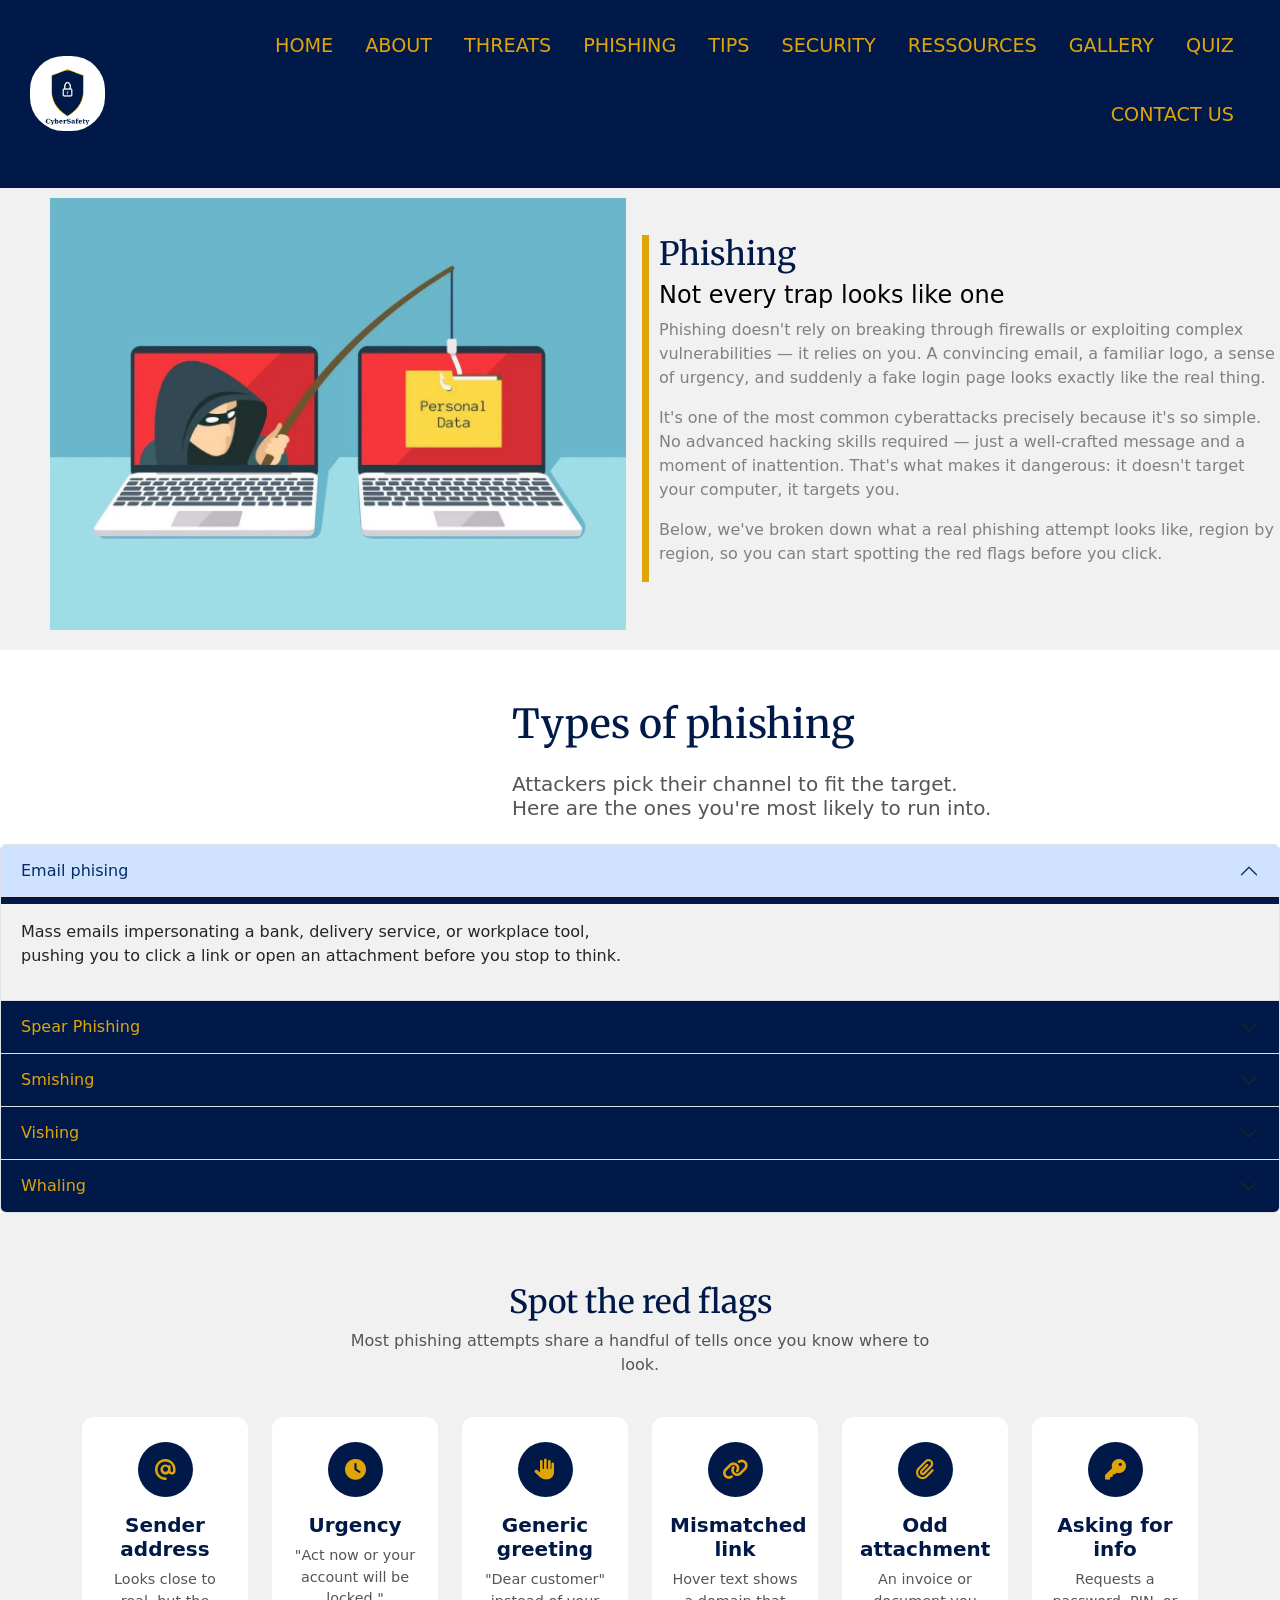
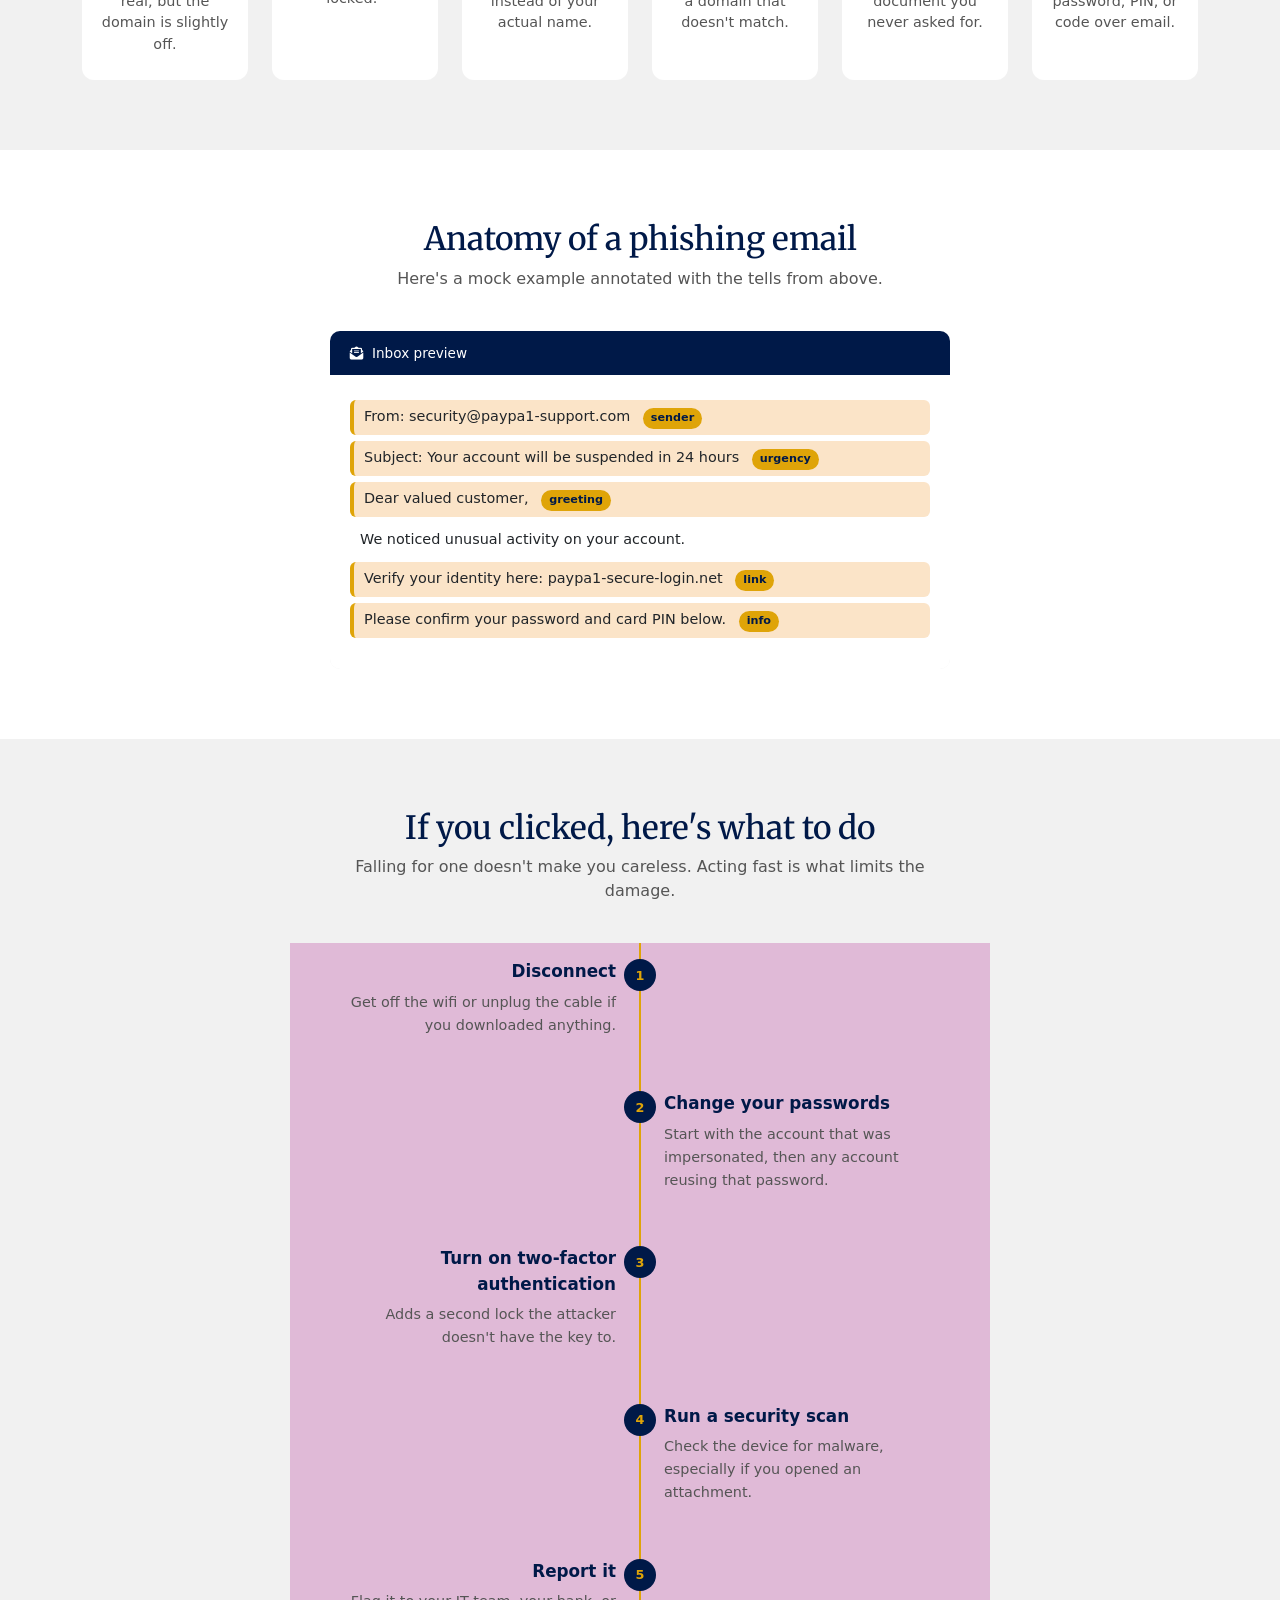
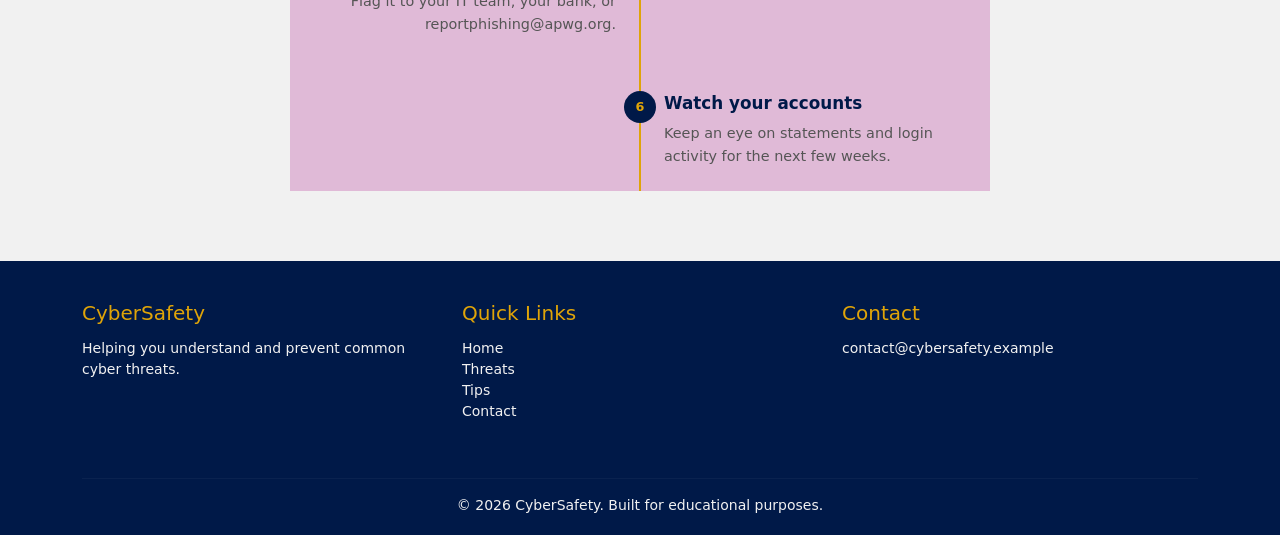
<file: phishing.html>
<!DOCTYPE html>
<html lang="en">
<head>
    <meta charset="UTF-8">
    <meta name="viewport" content="width=device-width, initial-scale=1.0">
    <title>Phishing</title>
     <link
      href="https://cdn.jsdelivr.net/npm/bootstrap@5.3.3/dist/css/bootstrap.min.css"
      rel="stylesheet"
    />
    <link rel="preconnect" href="https://fonts.googleapis.com" />
    <link rel="preconnect" href="https://fonts.gstatic.com" crossorigin />
    <link
      href="https://fonts.googleapis.com/css2?family=Merriweather:ital,opsz,wght@0,18..144,300..900;1,18..144,300..900&display=swap"
      rel="stylesheet"
    />
      <link rel="stylesheet" href="css/style.css" />

    <link
      rel="stylesheet"
      href="https://cdnjs.cloudflare.com/ajax/libs/font-awesome/6.5.1/css/all.min.css"
    />

</head>
<body>
      <div class="navWrapper d-flex align-items-center justify-content-between">
      <a href="index.html">
        <img src="images/logo.png" alt="CyberSafety logo" class="navLogo" />
      </a>
      <ul class="nav justify-content-end">
        <li class="nav-item">
          <a class="nav-link active" aria-current="page" href="index.html">HOME</a>
        </li>
        <li class="nav-item">
          <a class="nav-link" href="about.html">ABOUT</a>
        </li>
        <li class="nav-item">
          <a class="nav-link" href="threats.html">THREATS</a>
        </li>
        <li class="nav-item">
          <a class="nav-link" href="phishing.html">PHISHING</a>
        </li>
        <li class="nav-item">
          <a class="nav-link" href="tips.html">TIPS</a>
        </li>
        <li class="nav-item">
          <a class="nav-link" href="security.html">SECURITY</a>
        </li>
        <li class="nav-item">
          <a class="nav-link" href="ressources.html">RESSOURCES</a>
        </li>
        <li class="nav-item">
          <a class="nav-link" href="gallery.html">GALLERY</a>
        </li>
        <li class="nav-item">
          <a class="nav-link" href="quiz.html">QUIZ</a>
        </li>
        <li class="nav-item">
          <a class="nav-link" href="contact.html">CONTACT US </a>
        </li>
      </ul>
    </div>

    <div class="phishingHeaderWrap d-flex align-items-center gap-3 " >
        <img src="images/phisingImage.jfif" alt="" class="phishingImage">
        <div class="phishingHeaderText">
            <h2>Phishing</h2>
            <h4>Not every trap looks like one </h4>
            <p>Phishing doesn't rely on breaking through firewalls or exploiting complex vulnerabilities — it relies on you. A convincing email, a familiar logo, a sense of urgency, and suddenly a fake login page looks exactly like the real thing.</p>

<p>It's one of the most common cyberattacks precisely because it's so simple. No advanced hacking skills required — just a well-crafted message and a moment of inattention. That's what makes it dangerous: it doesn't target your computer, it targets you.</p>

<p>Below, we've broken down what a real phishing attempt looks like, region by region, so you can start spotting the red flags before you click.</p>
        </div>

    </div>
    <section class="typeSection d-flex flex-column gap-3">
        <h1>Types of phishing</h1>
        <H5>Attackers pick their channel to fit the target. <br> Here are the ones you're most likely to run into.
</H5>

        <div class="accordion" id="accordionExample">
  <div class="accordion-item">
    <h2 class="accordion-header">
      <button class="accordion-button" type="button" data-bs-toggle="collapse" data-bs-target="#collapseOne" aria-expanded="true" aria-controls="collapseOne">
        Email phising 
      </button>
    </h2>
    <div id="collapseOne" class="accordion-collapse collapse show" data-bs-parent="#accordionExample">
      <div class="accordion-body">
<p>Mass emails impersonating a bank, delivery service, or workplace tool,<br>
     pushing you to click a link or open an attachment before you stop to think.</p>
      </div>
    </div>
  </div>

  <div class="accordion-item">
    <h2 class="accordion-header">
      <button class="accordion-button collapsed" type="button" data-bs-toggle="collapse" data-bs-target="#collapseTwo" aria-expanded="false" aria-controls="collapseTwo">
        Spear Phishing 
      </button>
    </h2>
    <div id="collapseTwo" class="accordion-collapse collapse" data-bs-parent="#accordionExample">
      <div class="accordion-body">
        A targeted message written for one specific person, using their name,<br>
         role, or a real coworker's identity to feel personal and trustworthy.
        </div>
    </div>
  </div>
  <div class="accordion-item">
    <h2 class="accordion-header">
      <button class="accordion-button collapsed" type="button" data-bs-toggle="collapse" data-bs-target="#collapseThree" aria-expanded="false" aria-controls="collapseThree">
        Smishing 
      </button>
    </h2>
    <div id="collapseThree" class="accordion-collapse collapse" data-bs-parent="#accordionExample">
      <div class="accordion-body">
 <p>The same trick delivered by text message,
    <br> often a fake package delivery notice or bank alert with a shortened link.</p>
    </div>
    
    </div>
  </div>
  <div class="accordion-item">
    <h2 class="accordion-header">
      <button class="accordion-button collapsed" type="button" data-bs-toggle="collapse" data-bs-target="#collapseFour" aria-expanded="false" aria-controls="collapseFour">
        Vishing 
      </button>
    </h2>
    <div id="collapseFour" class="accordion-collapse collapse" data-bs-parent="#accordionExample">
      <div class="accordion-body">
 <p>A phone call from someone posing as tech support, a bank, or the IRS,
    <br> pressuring you to share account details or a one-time code out loud.</p>
      </div>
    </div>
  </div>

  <div class="accordion-item">
    <h2 class="accordion-header">
      <button class="accordion-button collapsed" type="button" data-bs-toggle="collapse" data-bs-target="#collapseFive" aria-expanded="false" aria-controls="collapseFive">
        Whaling 
      </button>
    </h2>
    <div id="collapseFive" class="accordion-collapse collapse" data-bs-parent="#accordionExample">
      <div class="accordion-body">
 <p>A spear-phishing attempt aimed at executives or finance staff,
    <br> usually impersonating a CEO to request
</div>

    </section>
    
    <section class="redFlagsSection">
    <div class="container">
      <h2>Spot the red flags</h2>
      <p class="sectionLede">Most phishing attempts share a handful of tells once you know where to look.</p>
      <div class="row g-4">
        <div class="col-6 col-md-4 col-lg-2">
          <div class="redFlagCard">
            <div class="redFlagIcon"><i class="fa-solid fa-at"></i></div>
            <h5>Sender address</h5>
            <p>Looks close to real, but the domain is slightly off.</p>
          </div>
        </div>
        <div class="col-6 col-md-4 col-lg-2">
          <div class="redFlagCard">
            <div class="redFlagIcon"><i class="fa-solid fa-clock"></i></div>
            <h5>Urgency</h5>
            <p>"Act now or your account will be locked."</p>
          </div>
        </div>
        <div class="col-6 col-md-4 col-lg-2">
          <div class="redFlagCard">
            <div class="redFlagIcon"><i class="fa-solid fa-hand"></i></div>
            <h5>Generic greeting</h5>
            <p>"Dear customer" instead of your actual name.</p>
          </div>
        </div>
        <div class="col-6 col-md-4 col-lg-2">
          <div class="redFlagCard">
            <div class="redFlagIcon"><i class="fa-solid fa-link"></i></div>
            <h5>Mismatched link</h5>
            <p>Hover text shows a domain that doesn't match.</p>
          </div>
        </div>
        <div class="col-6 col-md-4 col-lg-2">
          <div class="redFlagCard">
            <div class="redFlagIcon"><i class="fa-solid fa-paperclip"></i></div>
            <h5>Odd attachment</h5>
            <p>An invoice or document you never asked for.</p>
          </div>
        </div>
        <div class="col-6 col-md-4 col-lg-2">
          <div class="redFlagCard">
            <div class="redFlagIcon"><i class="fa-solid fa-key"></i></div>
            <h5>Asking for info</h5>
            <p>Requests a password, PIN, or code over email.</p>
          </div>
        </div>
      </div>
    </div>
  </section>

  <section class="anatomySection">
    <div class="container">
      <h2>Anatomy of a phishing email</h2>
      <p class="sectionLede">Here's a mock example annotated with the tells from above.</p>
      <div class="mockEmail">
        <div class="mockEmailBar"><i class="fa-solid fa-envelope-open-text me-2"></i>Inbox preview</div>
        <div class="mockEmailBody">
          <div class="mockEmailLine flagLine">From: security@paypa1-support.com <span class="flagLabel">sender</span></div>
          <div class="mockEmailLine flagLine">Subject: Your account will be suspended in 24 hours <span class="flagLabel">urgency</span></div>
          <div class="mockEmailLine flagLine">Dear valued customer, <span class="flagLabel">greeting</span></div>
          <div class="mockEmailLine">We noticed unusual activity on your account.</div>
          <div class="mockEmailLine flagLine">Verify your identity here: paypa1-secure-login.net <span class="flagLabel">link</span></div>
          <div class="mockEmailLine flagLine">Please confirm your password and card PIN below. <span class="flagLabel">info</span></div>
        </div>
      </div>
    </div>
  </section>

  <section class="timelineSection">
    <div class="container">
      <h2>If you clicked, here's what to do</h2>
      <p class="sectionLede">Falling for one doesn't make you careless. Acting fast is what limits the damage.</p>
      <div class="pageTimelineWrap">
        <div class="pageTimelineItem pageTimelineRight">
          <div class="pageTimelineDot">1</div>
          <div class="pageTimelineContent">
            <div class="pageTimelineTitle">Disconnect</div>
            <p class="pageTimelineText">Get off the wifi or unplug the cable if you downloaded anything.</p>
          </div>
        </div>
        <div class="pageTimelineItem pageTimelineLeft">
          <div class="pageTimelineDot">2</div>
          <div class="pageTimelineContent">
            <div class="pageTimelineTitle">Change your passwords</div>
            <p class="pageTimelineText">Start with the account that was impersonated, then any account reusing that password.</p>
          </div>
        </div>
        <div class="pageTimelineItem pageTimelineRight">
          <div class="pageTimelineDot">3</div>
          <div class="pageTimelineContent">
            <div class="pageTimelineTitle">Turn on two-factor authentication</div>
            <p class="pageTimelineText">Adds a second lock the attacker doesn't have the key to.</p>
          </div>
        </div>
        <div class="pageTimelineItem pageTimelineLeft">
          <div class="pageTimelineDot">4</div>
          <div class="pageTimelineContent">
            <div class="pageTimelineTitle">Run a security scan</div>
            <p class="pageTimelineText">Check the device for malware, especially if you opened an attachment.</p>
          </div>
        </div>
        <div class="pageTimelineItem pageTimelineRight">
          <div class="pageTimelineDot">5</div>
          <div class="pageTimelineContent">
            <div class="pageTimelineTitle">Report it</div>
            <p class="pageTimelineText">Flag it to your IT team, your bank, or reportphishing@apwg.org.</p>
          </div>
        </div>
        <div class="pageTimelineItem pageTimelineLeft">
          <div class="pageTimelineDot">6</div>
          <div class="pageTimelineContent">
            <div class="pageTimelineTitle">Watch your accounts</div>
            <p class="pageTimelineText">Keep an eye on statements and login activity for the next few weeks.</p>
          </div>
        </div>
      </div>
    </div>
  </section>


  <footer class="site-footer">
  <div class="container">
    <div class="row">
      <div class="col-md-4 mb-3">
        <h5>CyberSafety</h5>
        <p class="small">Helping you understand and prevent common cyber threats.</p>
      </div>
      <div class="col-md-4 mb-3">
        <h5>Quick Links</h5>
        <ul class="list-unstyled small">
          <li><a href="index.html">Home</a></li>
          <li><a href="threats.html">Threats</a></li>
          <li><a href="tips.html">Tips</a></li>
          <li><a href="contact.html">Contact</a></li>
        </ul>
      </div>
      <div class="col-md-4 mb-3">
        <h5>Contact</h5>
        <p class="small"><a href="mailto:contact@cybersafety.example">contact@cybersafety.example</a></p>
      </div>
    </div>
    <hr>
    <p class="small text-center mb-0">&copy; 2026 CyberSafety. Built for educational purposes.</p>
  </div>
</footer>
    <script src="https://cdn.jsdelivr.net/npm/bootstrap@5.3.3/dist/js/bootstrap.bundle.min.js"></script>
</body>
</html>
</file>
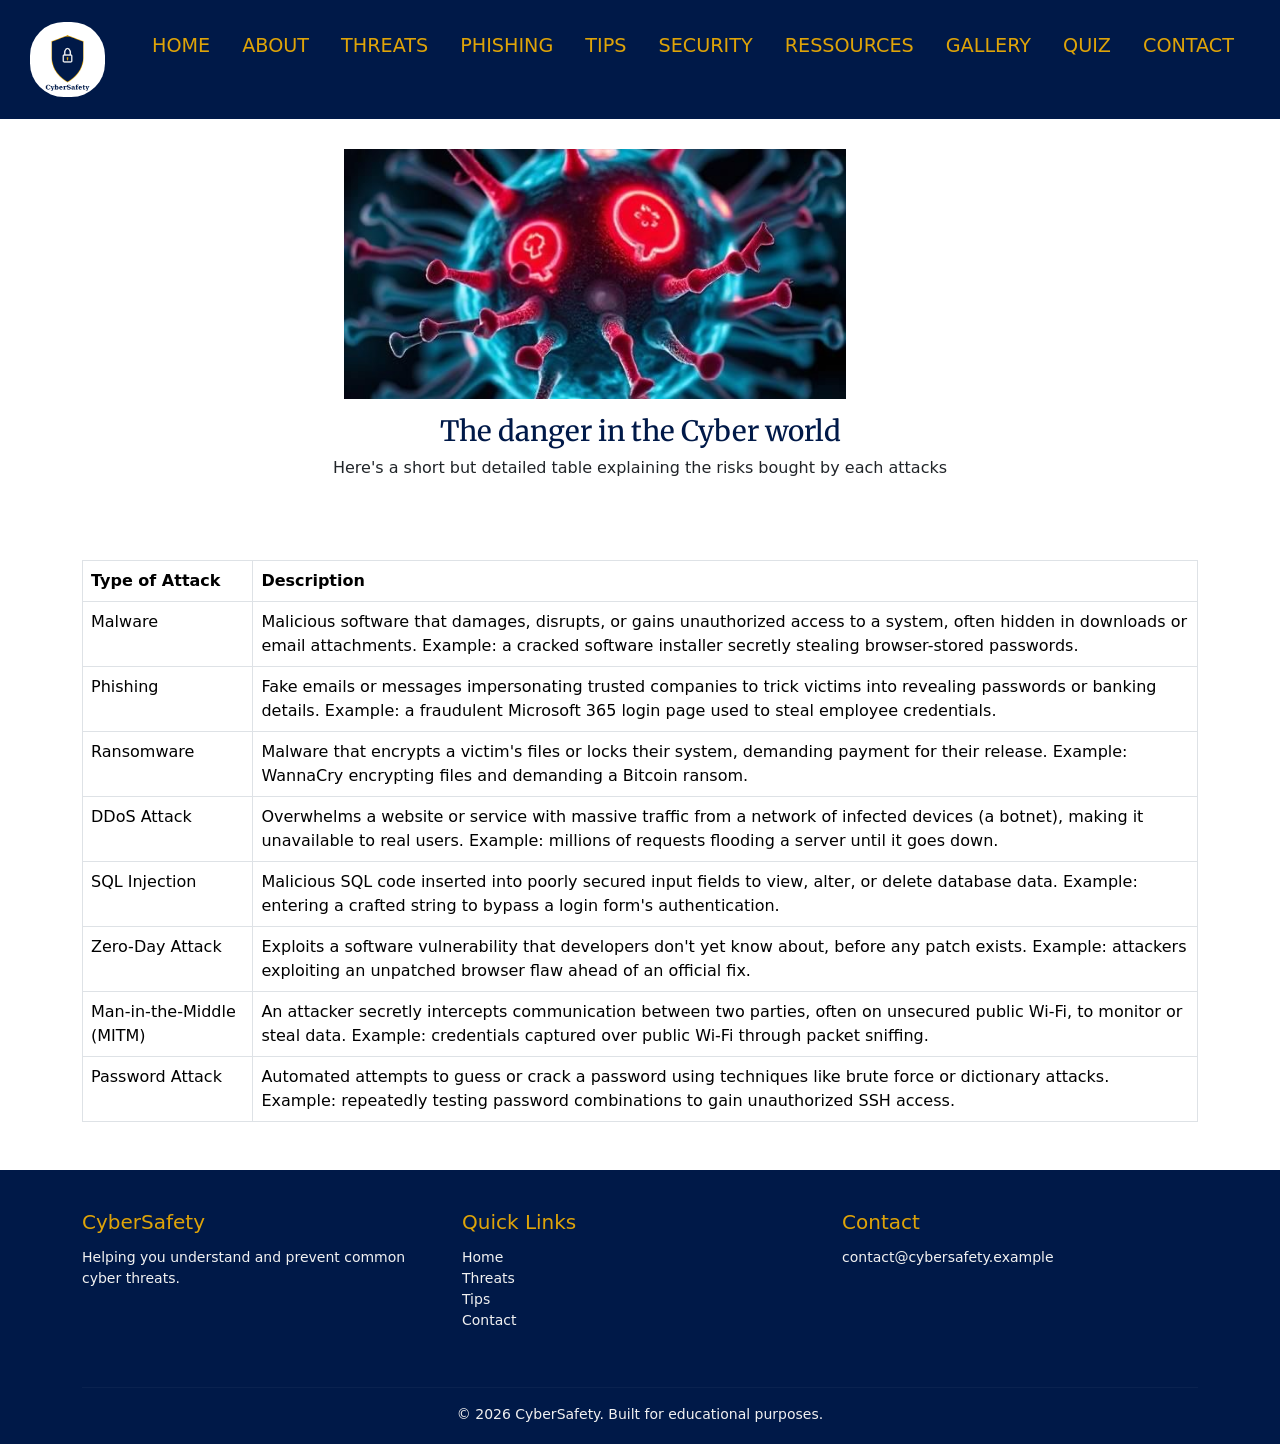
<file: threats.html>
<!DOCTYPE html>
<html lang="en">
<head>
    <meta charset="UTF-8">
    <meta name="viewport" content="width=device-width, initial-scale=1.0">
    <title>THREATS</title>
     <style>
      @import url("https://fonts.googleapis.com/css2?family=Merriweather:ital,opsz,wght@0,18..144,300..900;1,18..144,300..900&display=swap");
    </style>
    <link
      href="https://cdn.jsdelivr.net/npm/bootstrap@5.3.3/dist/css/bootstrap.min.css"
      rel="stylesheet"
    />
    <link rel="preconnect" href="https://fonts.googleapis.com" />
    <link rel="preconnect" href="https://fonts.gstatic.com" crossorigin />
    <link
      href="https://fonts.googleapis.com/css2?family=Merriweather:ital,opsz,wght@0,18..144,300..900;1,18..144,300..900&display=swap"
      rel="stylesheet"
    />
      <link rel="stylesheet" href="css/style.css" />

    <link
      rel="stylesheet"
      href="https://cdnjs.cloudflare.com/ajax/libs/font-awesome/6.5.1/css/all.min.css"
    />
</head>
<body>
     <div class="navWrapper d-flex align-items-center justify-content-between">
      <a href="index.html">
        <img src="images/logo.png" alt="CyberSafety logo" class="navLogo" />
      </a>
      <ul class="nav justify-content-end">
        <li class="nav-item">
          <a class="nav-link active" aria-current="page" href="index.html">HOME</a>
        </li>
        <li class="nav-item">
          <a class="nav-link" href="about.html">ABOUT</a>
        </li>
        <li class="nav-item">
          <a class="nav-link" href="threats.html">THREATS</a>
        </li>
        <li class="nav-item">
          <a class="nav-link" href="phishing.html">PHISHING</a>
        </li>
        <li class="nav-item">
          <a class="nav-link" href="tips.html">TIPS</a>
        </li>
        <li class="nav-item">
          <a class="nav-link" href="security.html">SECURITY</a>
        </li>
        <li class="nav-item">
          <a class="nav-link" href="ressources.html">RESSOURCES</a>
        </li>
        <li class="nav-item">
          <a class="nav-link" href="gallery.html">GALLERY</a>
        </li>
        <li class="nav-item">
          <a class="nav-link" href="quiz.html">QUIZ</a>
        </li>
        <li class="nav-item">
          <a class="nav-link" href="contact.html">CONTACT</a>
        </li>
      </ul>
    </div>
    <div class="titleWrap container px-4 text-center ">
        <div class="titleWraperImage row gx-5" >
            <img src="images/homePageImage3.jfif" alt="" class="titleWrapImage">
        </div>

<div class="tittleText p-3 " >
    <h3>The danger in the Cyber world </h3>
    <p>Here's a short but detailed table explaining the risks bought by each attacks </p>

</div>
    </div>
    <div class="tableWrap container my-5">
  <table class="table table-bordered table-hover threatsTable">
    <thead>
      <tr>
        <th>Type of Attack</th>
        <th>Description</th>
      </tr>
    </thead>
    <tbody>
      <tr>
        <td>Malware</td>
        <td>Malicious software that damages, disrupts, or gains unauthorized access to a system, often hidden in downloads or email attachments. Example: a cracked software installer secretly stealing browser-stored passwords.</td>
      </tr>
      <tr>
        <td>Phishing</td>
        <td>Fake emails or messages impersonating trusted companies to trick victims into revealing passwords or banking details. Example: a fraudulent Microsoft 365 login page used to steal employee credentials.</td>
      </tr>
      <tr>
        <td>Ransomware</td>
        <td>Malware that encrypts a victim's files or locks their system, demanding payment for their release. Example: WannaCry encrypting files and demanding a Bitcoin ransom.</td>
      </tr>
      <tr>
        <td>DDoS Attack</td>
        <td>Overwhelms a website or service with massive traffic from a network of infected devices (a botnet), making it unavailable to real users. Example: millions of requests flooding a server until it goes down.</td>
      </tr>
      <tr>
        <td>SQL Injection</td>
        <td>Malicious SQL code inserted into poorly secured input fields to view, alter, or delete database data. Example: entering a crafted string to bypass a login form's authentication.</td>
      </tr>
      <tr>
        <td>Zero-Day Attack</td>
        <td>Exploits a software vulnerability that developers don't yet know about, before any patch exists. Example: attackers exploiting an unpatched browser flaw ahead of an official fix.</td>
      </tr>
      <tr>
        <td>Man-in-the-Middle (MITM)</td>
        <td>An attacker secretly intercepts communication between two parties, often on unsecured public Wi-Fi, to monitor or steal data. Example: credentials captured over public Wi-Fi through packet sniffing.</td>
      </tr>
      <tr>
        <td>Password Attack</td>
        <td>Automated attempts to guess or crack a password using techniques like brute force or dictionary attacks. Example: repeatedly testing password combinations to gain unauthorized SSH access.</td>
      </tr>
    </tbody>
  </table>
</div>

<footer class="site-footer">
  <div class="container">
    <div class="row">
      <div class="col-md-4 mb-3">
        <h5>CyberSafety</h5>
        <p class="small">Helping you understand and prevent common cyber threats.</p>
      </div>
      <div class="col-md-4 mb-3">
        <h5>Quick Links</h5>
        <ul class="list-unstyled small">
          <li><a href="index.html">Home</a></li>
          <li><a href="threats.html">Threats</a></li>
          <li><a href="tips.html">Tips</a></li>
          <li><a href="contact.html">Contact</a></li>
        </ul>
      </div>
      <div class="col-md-4 mb-3">
        <h5>Contact</h5>
        <p class="small"><a href="mailto:contact@cybersafety.example">contact@cybersafety.example</a></p>
      </div>
    </div>
    <hr>
    <p class="small text-center mb-0">&copy; 2026 CyberSafety. Built for educational purposes.</p>
  </div>
</footer>
<script src="https://cdn.jsdelivr.net/npm/bootstrap@5.3.3/dist/js/bootstrap.bundle.min.js"></script>
</body>
</html>
</file>
<file: css/style.css>
:root {
  --primary-color: #001948;
  --secondary-color: #dfa408;
  --tertiary-color: #f1f1f1;
}

.nav {
  width: 100%;
  padding-bottom: 50px;
  background-color: var(--primary-color);
  font-size: larger;

  .nav-link {
    padding-top: 2rem;
    color: var(--secondary-color);
  }
  .nav-link:hover {
    color: #ffff;
  }
}
.navWrapper {
  width: 100%;
  padding: 0 30px;
  background-color: var(--primary-color);
}

.navLogo {
  height: 75px;
  border-radius: 45%;
}
.heroSubtitle {
  max-width: 420px;
  color: #c9d0dc;
  font-size: 0.95rem;
  margin-top: 0.6rem;
  margin-bottom: 1.4rem;
}

.heroButtons {
  display: flex;
  gap: 12px;
  flex-wrap: wrap;
  justify-content: center;
}

.btn-hero-solid {
  background-color: var(--secondary-color);
  color: var(--primary-color);
  font-weight: 600;
  font-size: 0.9rem;
  padding: 10px 22px;
  border-radius: 30px;
  text-decoration: none;
  transition: transform 0.2s ease;
}

.btn-hero-solid:hover {
  transform: translateY(-2px);
  color: var(--primary-color);
}

.btn-hero-outline {
  border: 1px solid var(--secondary-color);
  color: var(--secondary-color);
  font-weight: 600;
  font-size: 0.9rem;
  padding: 10px 22px;
  border-radius: 30px;
  text-decoration: none;
  transition:
    transform 0.2s ease,
    background-color 0.2s ease;
}

.btn-hero-outline:hover {
  background-color: var(--secondary-color);
  color: var(--primary-color);
  transform: translateY(-2px);
}

.homePageImageOverlay {
  position: absolute;
  top: 0;
  left: 0;
  width: 100%;
  height: 100%;
  background-color: rgba(0, 0, 0, 0.7);
}
.homePageImage1 {
  width: 100%;
  height: 500px;
  object-fit: cover;
  display: block;
}
.homePageImageWrap {
  position: relative;
}
.txt0 {
  color: var(--tertiary-color);
  background-color: var(--secondary-color);
  padding: 4px 25px;
  border-radius: 57px;
  margin-bottom: 2rem;
  font-weight: 600;
}
.defCyberSft {
  position: relative;
  max-width: 800px;
  padding-top: 130px;
  padding-left: 150px;
  margin-left: -90px;
  color: var(--primary-color);

  p {
    color: black;
  }
}
.defCyberSft i {
  color: var(--secondary-color);
  margin-right: 0.5rem;
}
.Importance {
  max-width: 800px;
  padding-top: 30px;
  padding-left: 150px;
  margin-left: -90px;
  color: var(--primary-color);
}
.Importance i {
  color: var(--secondary-color);
  margin-right: 0.5rem;
}
.statistics {
  position: relative;
  top: 0;
  margin-left: 67%;
  max-width: 450px;
  background-color: var(--tertiary-color);
  margin-top: -400px;
  margin-right: 100px;
  padding-left: 20px;
  padding-right: 5px;
  padding-top: 10px;
  padding-bottom: 20px;
  border-radius: 20px;
  border-style: groove;
  p {
    font-size: large;
  }
}
.statistics h3 {
  font-size: 1.1rem;
  font-weight: 600;
  margin-bottom: 55px;
  color: var(--primary-color);
}
.statistics i {
  color: var(--secondary-color);
}
.Infos {
  position: relative;
  width: 100%;
  text-align: center;
  margin: 0 auto;

  background-color: var(--tertiary-color);
}
.Infos .container {
  margin-top: 100px;
  padding-top: 20px;
  padding-bottom: 15px;
}
.Infos h3 {
  color: var(--secondary-color);
}
.btn-infos-link {
  display: inline-flex;
  align-items: center;
  gap: 0.5rem;
  margin-top: 1.2rem;
  padding: 0.7rem 1.5rem;
  background-color: var(--primary-color);
  color: #ffffff;
  text-decoration: none;
  border-radius: 30px;
  font-weight: 600;
  transition:
    transform 0.2s ease,
    box-shadow 0.2s ease;
}
.btn-infos-link:hover {
  transform: translateY(-2px);
  box-shadow: 0 8px 20px rgba(0, 0, 0, 0.2);
  background-color: var(--secondary-color);
  color: var(--primary-color);
}

.infos-icon-badge {
  width: 60px;
  height: 60px;
  border-radius: 50%;
  background-color: var(--primary-color);
  display: flex;
  align-items: center;
  justify-content: center;
  margin: 0 auto 1.2rem;
  box-shadow: 0 8px 20px rgba(0, 0, 0, 0.15);
}

.infos-icon-badge i {
  color: #ffffff;
  font-size: 1.5rem;
}
.btn-infos-link:hover i {
  transform: translateX(4px);
}
.categories {
  background-color: #d2e3fc;
  padding-top: 20px;
  color: white;
}
.categories h3 {
  text-align: center;
  margin-top: -60px;
  padding-bottom: 15px;
}
.categories i {
  font-size: xx-large;
  border-radius: 50%;
  margin-left: 250px;

  margin-bottom: 10px;
  color: var(--secondary-color);
  padding: 25px;
  background-color: var(--primary-color);
}

.accordion-flush .accordion-item {
  background-color: #1a3760;
  border: none;
  margin-bottom: 0.6rem;
  border-radius: 10px;
  overflow: hidden;
  width: 50%;
}

.accordion-flush .accordion-button {
  background-color: var(--primary-color);
  color: var(--secondary-color);
  font-weight: 700;
  text-shadow: 0 0 6px rgba(57, 255, 206, 0.5);
  box-shadow: none;
}

.accordion-flush .accordion-button:not(.collapsed) {
  background-color: #fbdde5;
  color: #398fff;
  box-shadow: none;
}

.accordion-flush .accordion-button:focus {
  box-shadow: none;
}

.accordion-flush .accordion-button::after {
  filter: hue-rotate(120deg) brightness(1.5);
}

.accordion-flush .accordion-body {
  background-color: #fdeef2;
  color: #333;
  line-height: 1.7;
}
.promo-column {
  border-left: 2px solid var(--secondary-color);
  padding-left: 30px;
  display: flex;
  flex-direction: column;
  justify-content: center;
  gap: 2rem;
}

.promo-title {
  font-weight: 700;
  font-size: xx-large;
  margin-bottom: 0.3rem;
  color: var(--primary-color);
}
.promo-item a {
  color: white;
  text-decoration: none;
  background-color: var(--secondary-color);
  padding: 7px;
  border-radius: 17px;
}

.promo-text {
  font-size: 0.95rem;
  color: #555;
  margin-bottom: 0.8rem;
}
.site-footer {
  background-color: var(--primary-color);
  color: var(--tertiary-color);
  padding: 2.5rem 0 1.2rem;
}

.site-footer h5 {
  color: var(--secondary-color);
  margin-bottom: 0.8rem;
}

.site-footer a {
  color: var(--tertiary-color);
  text-decoration: none;
}

.site-footer a:hover {
  color: var(--secondary-color);
}

.site-footer hr {
  border-color: rgba(255, 255, 255, 0.15);
  margin: 1.5rem 0 1rem;
}
@media (max-width: 768px) {
  .defCyberSft,
  .Importance {
    padding-left: 20px;
    padding-right: 20px;
    margin-left: 0;
    max-width: 100%;
  }

  .statistics {
    margin-left: 20px;
    margin-right: 20px;
    margin-top: 30px;
    max-width: calc(100% - 40px);
  }

  .homePageImageOverlay h1 {
    font-size: 1.4rem;
  }

  .heroSubtitle {
    padding: 0 20px;
  }

  .heroButtons {
    flex-direction: column;
    align-items: center;
  }

  .promo-column {
    border-left: none;
    border-top: 2px solid var(--secondary-color);
    padding-left: 0;
    padding-top: 20px;
    margin-top: 20px;
  }

  .navWrapper {
    flex-direction: column;
    padding: 15px;
  }

  .nav {
    flex-wrap: wrap;
    justify-content: center;
    padding-bottom: 15px;
  }
}
.aboutPageImageWrap {
  position: relative;
  background-color: #1a3760;
}
.aboutPageImage {
  width: 100%;
  height: 500px;
  object-fit: cover;
  display: block;
}
.aboutPageImageOverlay {
  position: absolute;
  top: 0;
  width: 100%;
  height: 100%;
  left: 0;
  background: linear-gradient(
    to left,
    rgba(69, 97, 150, 0.3) 0%,
    rgba(69, 97, 150, 0.85) 100%
  );
}
.aboutTextHeader {
  position: relative;
  margin-left: -500px;

  color: white;
  border-left: 10px solid var(--secondary-color);
  padding-left: 30px;
  display: flex;
  flex-direction: column;
  justify-content: center;
  gap: 2rem;
}
.aboutTextHeader h1 {
  font-family: "Merriweather", serif;
  font-style: italic;
  color: white;
  font-weight: 500;
  font-size: 50px;
  margin-bottom: 25px;
}
.aboutTextHeader h4 {
  font-size: large;
}
.aboutTextHeader i {
  color: var(--primary-color);
  font-size: 57px;
  margin-bottom: 5px;
}
.summaryWrap {
  position: relative;
  margin-top: 50px;
  margin-left: 100px;
  margin-bottom: 100px;
}
.summary {
  position: relative;
  margin-top: 20px;
  background-color: #e0bad7;
  padding: 30px;
  border-radius: 7px;
}
.summary h2 {
  padding: 15px;
  font-family: "Merriweather", serif;
  color: var(--primary-color);
}
.summary a {
  text-decoration: none;
  color: white;
  font-weight: 600;
}
.summary a:hover {
  color: var(--secondary-color);
}
.contactProp {
  position: relative;
  background-color: var(--tertiary-color);
  max-width: 30%;
  padding-bottom: 60px;
  padding-top: 20px;
  padding-left: 10px;
  margin-left: 800px;
  margin-top: -200px;
  margin-bottom: 100px;
  border-left: 7px solid var(--secondary-color);
}
#purposeSection {
  position: relative;
  margin-top: 100px;
  padding-left: 50px;
  padding-top: 10px;
  padding-bottom: 50px;
}
#purposeSection h2 {
  color: var(--primary-color);
  font-family: "Merriweather", serif;
}
#purposeSection p {
  border-left: 3px solid var(--secondary-color);
  padding-left: 15px;
}
#purposeSection h4 {
  background-color: var(--primary-color);
  color: var(--secondary-color);
  width: 20%;
  margin-bottom: 10px;
  padding-left: 15px;
  padding-top: 10px;
  padding-bottom: 15px;
  border-radius: 25px;
}
.pageTimelineWrap {
  position: relative;
  background-color: #e0bad7;
  max-width: 100%;
  margin: 2rem auto 0;
  padding: 1rem 0;
}

.pageTimelineWrap::before {
  content: "";
  position: absolute;
  left: 50%;
  top: 0;
  bottom: 0;
  width: 2px;
  background-color: var(--secondary-color);
  transform: translateX(-1px);
}

.pageTimelineItem {
  position: relative;
  margin-bottom: 3rem;
  display: flex;
}

.pageTimelineItem:last-child {
  margin-bottom: 0;
}

.pageTimelineDot {
  position: absolute;
  left: 50%;
  top: 0;
  width: 32px;
  height: 32px;
  border-radius: 50%;
  background-color: var(--primary-color);
  color: var(--secondary-color);
  font-weight: 700;
  font-size: 0.8rem;
  display: flex;
  align-items: center;
  justify-content: center;
  transform: translateX(-16px);
  z-index: 1;
}

.pageTimelineRight {
  justify-content: flex-end;
  padding-right: calc(50% + 24px);
}

.pageTimelineLeft {
  justify-content: flex-start;
  padding-left: calc(50% + 24px);
}

.pageTimelineRight .pageTimelineContent {
  text-align: right;
  max-width: 280px;
}

.pageTimelineLeft .pageTimelineContent {
  text-align: left;
  max-width: 280px;
}

.pageTimelineTitle {
  font-weight: 700;
  color: var(--primary-color);
  font-size: 1.05rem;
  margin-bottom: 0.4rem;
}

.pageTimelineText {
  font-size: 0.9rem;
  color: #555;
  line-height: 1.6;
  margin-bottom: 0.4rem;
}

.pageTimelineLink {
  font-size: 0.85rem;
  font-weight: 600;
  color: var(--secondary-color);
  text-decoration: none;
  display: inline-block;
  transition: transform 0.2s ease;
}

.pageTimelineLink:hover {
  transform: translateX(4px);
  color: var(--primary-color);
}

@media (max-width: 768px) {
  .pageTimelineRight,
  .pageTimelineLeft {
    padding-left: 50px;
    padding-right: 0;
    justify-content: flex-start;
  }
  .pageTimelineRight .pageTimelineContent,
  .pageTimelineLeft .pageTimelineContent {
    text-align: left;
    max-width: 100%;
  }
  .pageTimelineDot {
    left: 0;
    transform: translateX(0);
  }
}
@media (max-width: 768px) {
  .aboutTextHeader {
    margin-left: 0;
    padding-left: 15px;
  }
  .contactProp {
    margin-left: 20px;
    max-width: calc(100% - 40px);
  }
  .summaryWrap {
    margin-left: 20px;
    margin-right: 20px;
  }
}
#pageSection {
  position: relative;
  border-color: var(--tertiary-color);
  width: 100%;
  text-align: center;
}

#pageSection i {
  display: block;
  font-size: 2.5rem;
  color: var(--secondary-color);
  margin: 0 auto 1rem;
}

#pageSection h2 {
  color: var(--primary-color);
}

#pageSection p {
  max-width: 600px;
  margin: 0 auto 1rem;
}
#creatorSection{
  position: relative;
}
#presentationSection{
  position: relative;
}
.profilePic img{
width: 20px;
height: 50px;
object-fit: cover;
border-radius: 45%;
}
.profilePic {
  margin-top: 100px;
  margin-left: 50px;
  width: 250px;
height: 250px;
border: 7px solid var(--secondary-color);
border-radius: 50%;

margin-bottom: 50px;
object-fit: cover;
background-color:#f4e1ac ;
}
.bio {
  position: relative;
  padding-left: 22px;
  border-left: 2px solid var(--primary-color);
}
.bio h2 {
color: var(--primary-color);
font-family:"Merriweather", serif ;
}
.bio p{
color: grey;
}
#academicSection{
  position: relative;
  background-color: var(--tertiary-color);
  padding-top: 30px;
  padding-bottom: 30px;
}
#academicSection i {
position:relative ;
font-size: 50px;
margin-left: 500px;
}
#academicSection h5 {
 margin-top: 27px;
 margin-left: 20px;
 color: var(--secondary-color);
 background-color: var(--primary-color);
 width: 20%;
 padding-left: 15px;
 padding-bottom: 10px;
 padding-top: 10px;
 border-radius: 15px;
}
#academicSection h3{
  margin-top: 20px;
  margin-left: 20px;
  color: var(--primary-color);
}
#academicSection ul li::marker {
  color: var(--secondary-color);
}
#academicSection a {
  text-decoration: none;
  color: white;
  background-color: #001948;
  width: 20%;
 padding-left: 35px;
 padding-bottom: 10px;
 padding-top: 10px;
 border-radius: 15px;
 margin-left: 10px;
}
#academicSection a:hover {
color: var(--secondary-color);
}
@media (max-width: 768px) {
  .profilePic {
    width: 140px;
    height: 140px;
    margin: 20px auto 30px;
    display: block;
  }

  #presentationSection .col-md-8 {
    text-align: center !important;
  }

  .bio {
    border-left: none;
    padding-left: 0;
    text-align: center;
  }

  #academicSection {
    padding: 1.8rem 1.2rem;
  }

  #academicSection i {
    margin-left: 0;
    display: block;
    text-align: center;
  }

  #academicSection h5 {
    width: auto;
    margin-left: 0;
    text-align: center;
  }

  #academicSection h3 {
    font-size: 1.2rem;
    margin-left: 0;
    text-align: center;
  }

  #academicSection ul {
    padding-left: 20px;
  }

  #academicSection a {
    width: auto;
    display: inline-block;
    margin-left: 0;
    padding: 10px 20px;
  }

  #purposeSection h4 {
    width: auto;
    display: inline-block;
  }

  #purposeSection {
    padding-left: 20px;
    padding-right: 20px;
  }
}
.titleWrap{
  position: relative;
  margin-top: 10px;
}
.titleWrapImage{
  position: relative;
  width: 550px;
  height: 250px;
 margin-top: 20px;
  margin-left: 250px;
  border-radius: 17px;
  object-fit: cover;
}
.tittleText{
  position: relative;
}
.tittleText h3{
  color: var(--primary-color);
  font-family: "Merriweather", serif;
}
@media (max-width: 768px) {
  .titleWrapImage {
    width: 100%;
    height: 200px;
    margin-left: 0;
    margin-top: 15px;
  }

  .tittleText h3 {
    font-size: 1.3rem;
  }

  .threatsTable {
    font-size: 0.8rem;
  }

  .threatsTable thead th,
  .threatsTable tbody td {
    padding: 8px;
  }

  .threatsTable tbody td:first-child {
    white-space: normal;
  }
}
.phishingHeaderWrap{
  position: relative;
  background-color: var(--tertiary-color);
  padding-bottom: 20px;
}
.phishingImage{
  position: relative;
  width: 45%;
  height: auto;
  object-fit: cover;
  margin-left: 50px;
  margin-top: 10px;
}
.phishingHeaderText{
  position: relative;
  padding-left: 10px;
  border-left: 7px solid var(--secondary-color);
  
}
.phishingHeaderText h2{
  color: var(--primary-color);
  font-family: "Merriweather", serif;

}
.phishingHeaderText h4{
  color: black;
}
.phishingHeaderText p{
  color: grey;
}


.typeSection{
  position: relative ;
  margin-top: 50px;
}
.typeSection h1{
  color: var(--primary-color);
  font-family:  "Merriweather", serif;
  margin-left: 40%;

}
.typeSection h5{
  color: #555;
   margin-left: 40%;
}
.accordion-body{
  background-color: var(--tertiary-color);
  border-top: 7px solid var(--primary-color);
}
.accordion-collapse{
  background-color: var(--secondary-color);
}
.accordion-button{
  background-color: var(--primary-color);
  color: var(--secondary-color);
}
.redFlagsSection {
  position: relative;
  background-color: var(--tertiary-color);
  padding: 70px 0;
  text-align: center;
}
.redFlagsSection h2 {
  color: var(--primary-color);
  font-family: "Merriweather", serif;
}
.redFlagsSection .sectionLede {
  color: #555;
  max-width: 600px;
  margin: 0 auto 40px;
}
.redFlagCard {
  background-color: #ffffff;
  border-radius: 12px;
  padding: 25px 18px;
  height: 100%;
}
.redFlagIcon {
  width: 55px;
  height: 55px;
  border-radius: 50%;
  background-color: var(--primary-color);
  display: flex;
  align-items: center;
  justify-content: center;
  margin: 0 auto 16px;
}
.redFlagIcon i {
  color: var(--secondary-color);
  font-size: 1.3rem;
}
.redFlagCard h5 {
  color: var(--primary-color);
  font-weight: 700;
  margin-bottom: 8px;
}
.redFlagCard p {
  color: #555;
  font-size: 0.9rem;
  margin-bottom: 0;
}

.anatomySection {
  position: relative;
  padding: 70px 0;
  background-color: #ffffff;
  text-align: center;
}
.anatomySection h2 {
  color: var(--primary-color);
  font-family: "Merriweather", serif;
}
.anatomySection .sectionLede {
  color: #555;
  max-width: 600px;
  margin: 0 auto 40px;
}
.mockEmail {
  max-width: 620px;
  margin: 0 auto;
  background-color: var(--tertiary-color);
  border-radius: 10px;
  overflow: hidden;
  text-align: left;
}
.mockEmailBar {
  background-color: var(--primary-color);
  padding: 12px 20px;
  color: white;
  font-size: 0.85rem;
}
.mockEmailBody {
  padding: 25px 20px;
  background-color: #ffffff;
}
.mockEmailLine {
  padding: 6px 10px;
  border-radius: 6px;
  margin-bottom: 6px;
  font-size: 0.9rem;
}
.flagLine {
  background-color: #fbe4c8;
  border-left: 4px solid var(--secondary-color);
}
.flagLabel {
  display: inline-block;
  background-color: var(--secondary-color);
  color: var(--primary-color);
  font-size: 0.7rem;
  font-weight: 700;
  padding: 2px 8px;
  border-radius: 20px;
  margin-left: 8px;
}

.timelineSection {
  position: relative;
  padding: 70px 0;
  background-color: var(--tertiary-color);
  text-align: center;
}
.timelineSection h2 {
  color: var(--primary-color);
  font-family: "Merriweather", serif;
}
.timelineSection .sectionLede {
  color: #555;
  max-width: 600px;
  margin: 0 auto 40px;
}
.timelineSection .pageTimelineWrap {
  max-width: 700px;
}

@media (max-width: 768px) {
  .typeSection h1,
  .typeSection h5 {
    margin-left: 0;
    text-align: center;
    padding: 0 20px;
  }

  .redFlagsSection,
  .anatomySection,
  .timelineSection {
    padding: 40px 0;
  }

  .redFlagCard {
    padding: 20px 14px;
  }

  .mockEmail {
    margin: 0 15px;
  }

  .mockEmailBody {
    padding: 18px 15px;
  }
}
.tipsHero{
  position: relative;
}

.tipsHeroImage{
  width: 100%;
  height: 500px;
  object-fit: cover;
  display: block;
}

.tipsHeroOverlay{
  position: absolute;
  inset: 0;
  background: linear-gradient(
    rgba(0,25,72,.78),
    rgba(0,25,72,.78)
  );
}

.tipsHeroText{
  max-width: 800px;
  color: white;
}

.tipsHeroText h1{
  font-family: "Merriweather", serif;
  font-size: 3rem;
  margin-bottom: 20px;
}

.tipsHeroText h4{
  color: var(--secondary-color);
  margin-bottom: 20px;
}

.tipsHeroText p{
  color: #d9d9d9;
  line-height: 1.8;
  max-width: 700px;
}

.tipsIntro{
  position: relative;
  padding-top: 80px;
  padding-bottom: 80px;
}

.tipsIntro h2{
  color: var(--primary-color);
  font-family: "Merriweather", serif;
  margin-bottom: 25px;
}

.tipsIntro h2 i{
  color: var(--secondary-color);
  margin-right: 10px;
}

.tipsIntro p{
  color: #555;
  line-height: 1.9;
}

.tipsIntro img{
  border-radius: 15px;
  box-shadow: 0 10px 25px rgba(0,0,0,.15);
}

.tipsSection{
  position: relative;
  background-color: var(--tertiary-color);
  padding-top: 80px;
  padding-bottom: 80px;
}

.tipsSection h2{
  color: var(--primary-color);
  font-family: "Merriweather", serif;
}

.tipCard{
  background-color: white;
  border-radius: 15px;
  padding: 30px 25px;
  text-align: center;
  height: 100%;
  transition: .3s ease;
  box-shadow: 0 10px 20px rgba(0,0,0,.08);
}

.tipCard:hover{
  transform: translateY(-8px);
}

.tipCard i{
  width: 70px;
  height: 70px;
  line-height: 70px;
  background-color: var(--primary-color);
  color: var(--secondary-color);
  border-radius: 50%;
  font-size: 25px;
  margin-bottom: 20px;
}

.tipCard h4{
  color: var(--primary-color);
  margin-bottom: 15px;
}

.tipCard p{
  color: #666;
  line-height: 1.8;
}

.dailyChecklist{
  position: relative;
  padding-top: 80px;
  padding-bottom: 80px;
}

.dailyChecklist h2{
  color: var(--primary-color);
  font-family: "Merriweather", serif;
  margin-bottom: 40px;
}

.dailyChecklist h2 i{
  color: var(--secondary-color);
  margin-right: 10px;
}

.dailyChecklist ul{
  list-style: none;
  padding-left: 0;
}

.dailyChecklist li{
  background-color: var(--tertiary-color);
  margin-bottom: 15px;
  padding: 18px 20px;
  border-left: 6px solid var(--secondary-color);
  border-radius: 8px;
  transition: .3s ease;
}

.dailyChecklist li:hover{
  transform: translateX(8px);
}

.dailyChecklist img{
  border-radius: 15px;
  box-shadow: 0 10px 25px rgba(0,0,0,.15);
}

.dosDonts{
  position: relative;
  background-color: var(--tertiary-color);
  padding-top: 80px;
  padding-bottom: 80px;
}

.dosDonts h2{
  color: var(--primary-color);
  font-family: "Merriweather", serif;
}

.doCard,
.dontCard{
  background-color: white;
  border-radius: 15px;
  padding: 35px;
  height: 100%;
  box-shadow: 0 10px 20px rgba(0,0,0,.08);
}

.doCard{
  border-top: 7px solid #28a745;
}

.dontCard{
  border-top: 7px solid #dc3545;
}

.doCard h3{
  color: #28a745;
  margin-bottom: 25px;
}

.dontCard h3{
  color: #dc3545;
  margin-bottom: 25px;
}

.doCard ul,
.dontCard ul{
  padding-left: 20px;
}

.doCard li,
.dontCard li{
  margin-bottom: 12px;
  line-height: 1.8;
  color: #555;
}

.doCard li::marker{
  color: #28a745;
}

.dontCard li::marker{
  color: #dc3545;
}

.tipsCTA{
  position: relative;
  padding-top: 100px;
  padding-bottom: 100px;
}

.tipsCTA h2{
  color: var(--primary-color);
  font-family: "Merriweather", serif;
  margin-bottom: 20px;
}

.tipsCTA p{
  color: #666;
  max-width: 650px;
  margin: 0 auto 30px;
}

@media (max-width:768px){

  .tipsHeroImage{
    height: 350px;
  }

  .tipsHeroText{
    padding: 0 20px;
  }

  .tipsHeroText h1{
    font-size: 2rem;
  }

  .tipsHeroText h4{
    font-size: 1.1rem;
  }

  .tipsIntro{
    padding-top: 50px;
    padding-bottom: 50px;
  }

  .tipsIntro .row{
    row-gap: 30px;
  }

  .tipsSection{
    padding-top: 50px;
    padding-bottom: 50px;
  }

  .tipCard{
    padding: 25px 20px;
  }

  .dailyChecklist{
    padding-top: 50px;
    padding-bottom: 50px;
  }

  .dailyChecklist .row{
    row-gap: 30px;
  }

  .dailyChecklist li:hover{
    transform: none;
  }

  .dosDonts{
    padding-top: 50px;
    padding-bottom: 50px;
  }

  .doCard,
  .dontCard{
    margin-bottom: 25px;
  }

  .tipsCTA{
    padding-top: 70px;
    padding-bottom: 70px;
  }

  .tipsCTA h2{
    font-size: 1.6rem;
  }

}
.securityHeaderWrap{
  position:relative;
  background-color:var(--tertiary-color);
  padding-bottom:30px;
}

.securityImage{
  position:relative;
  width:45%;
  height:auto;
  object-fit:cover;
  margin-left:50px;
  margin-top:20px;
  border-radius:15px;
}

.securityHeaderText{
  position:relative;
  padding-left:20px;
  border-left:7px solid var(--secondary-color);
}

.securityHeaderText h2{
  color:var(--primary-color);
  font-family:"Merriweather", serif;
}

.securityHeaderText h2 i{
  color:var(--secondary-color);
  margin-right:.5rem;
}

.securityHeaderText h4{
  color:black;
}

.securityHeaderText p{
  color:grey;
}


.securityIntro{
  position:relative;
  padding-top:70px;
  padding-bottom:70px;
}

.securityIntro h2{
  color:var(--primary-color);
  font-family:"Merriweather", serif;
}

.securityIntro h2 i{
  color:var(--secondary-color);
  margin-right:.5rem;
}

.securityIntro p{
  color:#555;
  line-height:1.8;
}

.securityIntro img{
  border-radius:15px;
  box-shadow:0 10px 25px rgba(0,0,0,.15);
}


.securityCards{
  position:relative;
  background-color:var(--tertiary-color);
  padding:70px 0;
}

.securityCards h2{
  color:var(--primary-color);
  font-family:"Merriweather", serif;
  margin-bottom:40px;
}


.securityCard{
  background-color:white;
  border-radius:12px;
  padding:30px 20px;
  height:100%;
  text-align:center;
  transition:.3s ease;
}

.securityCard:hover{
  transform:translateY(-8px);
  box-shadow:0 12px 25px rgba(0,0,0,.15);
}


.securityIcon{
  width:60px;
  height:60px;
  border-radius:50%;
  background-color:var(--primary-color);
  display:flex;
  align-items:center;
  justify-content:center;
  margin:0 auto 20px;
}

.securityIcon i{
  color:var(--secondary-color);
  font-size:1.5rem;
}

.securityCard h5{
  color:var(--primary-color);
  font-weight:700;
  margin-bottom:15px;
}

.securityCard p{
  color:#555;
  line-height:1.7;
}



.securitySteps{
  position:relative;
  padding:70px 0;
}

.securitySteps h2{
  color:var(--primary-color);
  font-family:"Merriweather", serif;
  margin-bottom:40px;
  text-align:center;
}

.securitySteps ul{
  list-style:none;
  padding-left:0;
}

.securitySteps li{
  background-color:var(--tertiary-color);
  padding:18px 20px;
  margin-bottom:15px;
  border-left:6px solid var(--secondary-color);
  border-radius:8px;
  color:#555;
  transition:.3s ease;
}

.securitySteps li:hover{
  transform:translateX(8px);
}



.securityWarning{
  position:relative;
  background-color:var(--tertiary-color);
  padding:80px 0;
  text-align:center;
}

.securityWarning h2{
  color:var(--primary-color);
  font-family:"Merriweather", serif;
  margin-bottom:20px;
}

.securityWarning p{
  color:#555;
  max-width:650px;
  margin:0 auto 30px;
  line-height:1.8;
}



@media(max-width:768px){

.securityHeaderWrap{
  padding-bottom:40px;
}

.securityImage{
  width:90%;
  margin-left:5%;
  margin-top:20px;
}

.securityHeaderText{
  margin-top:30px;
  margin-left:20px;
  margin-right:20px;
}

.securityHeaderText h2{
  font-size:1.5rem;
}

.securityIntro{
  padding:50px 20px;
}

.securityIntro .row{
  row-gap:30px;
}

.securityCards{
  padding:50px 20px;
}

.securityCard{
  padding:25px 20px;
}

.securitySteps{
  padding:50px 20px;
}

.securitySteps li:hover{
  transform:none;
}

.securityWarning{
  padding:60px 20px;
}

}
.resourcesHeaderWrap{
  position:relative;
  background-color:var(--tertiary-color);
  padding-bottom:20px;
}

.resourcesImage{
  position:relative;
  width:45%;
  height:auto;
  object-fit:cover;
  margin-left:50px;
  margin-top:10px;
}

.resourcesHeaderText{
  position:relative;
  padding-left:10px;
  border-left:7px solid var(--secondary-color);
}

.resourcesHeaderText h2{
  color:var(--primary-color);
  font-family:"Merriweather", serif;
}

.resourcesHeaderText h2 i{
  color:var(--secondary-color);
  margin-right:.5rem;
}

.resourcesHeaderText h4{
  color:black;
}

.resourcesHeaderText p{
  color:grey;
}


.resourcesIntro{
  position:relative;
  padding:70px 0;
}

.resourcesIntro h2{
  color:var(--primary-color);
  font-family:"Merriweather", serif;
}

.resourcesIntro h2 i{
  color:var(--secondary-color);
  margin-right:.5rem;
}

.resourcesIntro p{
  color:#555;
  line-height:1.8;
}

.resourcesIntro img{
  border-radius:15px;
  box-shadow:0 10px 20px rgba(0,0,0,.12);
}



.resourceCards{
  position:relative;
  background-color:var(--tertiary-color);
  padding:70px 0;
}

.resourceCards h2{
  color:var(--primary-color);
  font-family:"Merriweather", serif;
  margin-bottom:40px;
}


.resourceCard{
  background-color:white;
  height:100%;
  padding:30px 25px;
  border-radius:12px;
  text-align:center;
  transition:.3s ease;
}

.resourceCard:hover{
  transform:translateY(-8px);
  box-shadow:0 12px 25px rgba(0,0,0,.15);
}

.resourceCard i{
  width:60px;
  height:60px;
  display:flex;
  align-items:center;
  justify-content:center;
  margin:0 auto 20px;
  border-radius:50%;
  background-color:var(--primary-color);
  color:var(--secondary-color);
  font-size:1.5rem;
}

.resourceCard h5{
  color:var(--primary-color);
  font-weight:700;
  margin-bottom:15px;
}

.resourceCard p{
  color:#555;
  line-height:1.7;
}

.resourceCard a{
  color:var(--primary-color);
  text-decoration:none;
  font-weight:bold;
  transition:.3s ease;
}

.resourceCard a:hover{
  color:var(--secondary-color);
}



.securityTools{
  position:relative;
  padding:70px 0;
}

.securityTools h2{
  color:var(--primary-color);
  font-family:"Merriweather", serif;
  text-align:center;
  margin-bottom:40px;
}


.securityTools ul{
  list-style:none;
  padding-left:0;
}

.securityTools li{
  background-color:var(--tertiary-color);
  padding:18px 20px;
  margin-bottom:15px;
  border-left:5px solid var(--secondary-color);
  border-radius:8px;
  color:#555;
  transition:.3s ease;
}

.securityTools li:hover{
  transform:translateX(8px);
}



.resourcesContact{
  position:relative;
  background-color:var(--tertiary-color);
  padding:80px 0;
  text-align:center;
}

.resourcesContact h2{
  color:var(--primary-color);
  font-family:"Merriweather", serif;
  margin-bottom:20px;
}

.resourcesContact p{
  color:#555;
  line-height:1.8;
  margin-bottom:30px;
}



@media(max-width:768px){

.resourcesImage{
  width:90%;
  margin-left:5%;
  margin-top:15px;
}

.resourcesHeaderText{
  margin:30px 20px 0;
}

.resourcesHeaderText h2{
  font-size:1.5rem;
}

.resourcesIntro{
  padding:50px 20px;
}

.resourcesIntro .row{
  row-gap:30px;
}

.resourceCards{
  padding:50px 20px;
}

.resourceCard{
  padding:25px 20px;
}

.resourceCard:hover{
  transform:none;
}

.securityTools{
  padding:50px 20px;
}

.securityTools li:hover{
  transform:none;
}

.resourcesContact{
  padding:60px 20px;
}

}
.quizHeaderWrap{
  position:relative;
  background-color:var(--tertiary-color);
  padding-bottom:20px;
}

.quizImage{
  width:45%;
  margin-left:50px;
  margin-top:10px;
  border-radius:15px;
}

.quizHeaderText{
  border-left:7px solid var(--secondary-color);
  padding-left:10px;
}

.quizHeaderText h2{
  color:var(--primary-color);
  font-family:"Merriweather", serif;
}

.quizHeaderText h2 i{
  color:var(--secondary-color);
}

.quizHeaderText h4{
  color:black;
}

.quizHeaderText p{
  color:grey;
}



.quizSection{
  padding:70px 0;
}

.quizSection h2{
  text-align:center;
  color:var(--primary-color);
  font-family:"Merriweather", serif;
  margin-bottom:40px;
}


.quizBox{
  background-color:var(--tertiary-color);
  padding:40px;
  border-radius:15px;
}


.question{
  background-color:white;
  padding:25px;
  margin-bottom:25px;
  border-radius:10px;
}

.question p{
  font-weight:bold;
  color:var(--primary-color);
}


.question label{
  color:#555;
  line-height:2;
}


.quizBox button{
  border:none;
  cursor:pointer;
}


#quizResult{
  margin-top:30px;
  text-align:center;
  font-size:1.3rem;
  font-weight:bold;
  color:var(--primary-color);
}



@media(max-width:768px){

.quizImage{
  width:90%;
  margin-left:5%;
}

.quizHeaderText{
  margin:30px 20px 0;
}

.quizSection{
  padding:50px 20px;
}

.quizBox{
  padding:25px 15px;
}

.question{
  padding:20px;
}

}
.contactHeader{
  position:relative;
  background-color:var(--primary-color);
  padding:80px 0;
}

.contactHeaderText{
  color:white;
  border-left:8px solid var(--secondary-color);
  padding-left:30px;
}

.contactHeaderText h1{
  font-family:"Merriweather",serif;
  color:white;
}

.contactHeaderText i{
  color:var(--secondary-color);
  margin-right:10px;
}

.contactHeaderText p{
  color:#d0d0d0;
  max-width:650px;
}


.contactSection{
  position:relative;
  padding-top:80px;
  padding-bottom:80px;
}


.contactInfo,
.contactForm{
  background-color:var(--tertiary-color);
  padding:35px;
  border-radius:15px;
  height:100%;
}


.contactInfo h2,
.contactForm h2,
.contactMap h2{
  color:var(--primary-color);
  font-family:"Merriweather",serif;
  margin-bottom:25px;
}


.contactInfo p{
  color:#555;
  line-height:1.8;
}


.contactItem{
  display:flex;
  align-items:flex-start;
  gap:20px;
  margin-top:25px;
}


.contactItem i{
  background-color:var(--primary-color);
  color:var(--secondary-color);
  width:50px;
  height:50px;
  border-radius:50%;
  display:flex;
  justify-content:center;
  align-items:center;
}


.contactItem h5{
  color:var(--primary-color);
}


.contactItem a{
  text-decoration:none;
  color:var(--secondary-color);
}


.contactForm label{
  color:var(--primary-color);
  font-weight:600;
}


.contactForm input,
.contactForm textarea{
  border-radius:10px;
}


.contactForm input:focus,
.contactForm textarea:focus{
  border-color:var(--secondary-color);
  box-shadow:none;
}


.contactBtn{
  background-color:var(--primary-color);
  color:white;
  border:none;
  padding:12px 30px;
  border-radius:30px;
  transition:.3s;
}


.contactBtn:hover{
  background-color:var(--secondary-color);
  color:var(--primary-color);
}


#formMessage{
  margin-top:20px;
  font-weight:600;
}


.contactMap{
  padding-bottom:80px;
}


.contactMap iframe{
  border-radius:15px;
  box-shadow:0 10px 25px rgba(0,0,0,.15);
}


@media(max-width:768px){

.contactHeader{
  padding:50px 20px;
}

.contactHeaderText{
  padding-left:15px;
}


.contactSection{
  padding:50px 20px;
}


.contactInfo,
.contactForm{
  margin-bottom:30px;
  padding:25px;
}


.contactItem{
  gap:15px;
}


.contactMap{
  padding:0 20px 50px;
}

}
.galleryHeader{
position:relative;
background-color:var(--primary-color);
padding:80px 0;
}


.galleryHeaderText{
border-left:8px solid var(--secondary-color);
padding-left:30px;
color:white;
}


.galleryHeaderText h1{
font-family:"Merriweather",serif;
}


.galleryHeaderText i{
color:var(--secondary-color);
margin-right:10px;
}


.galleryHeaderText p{
color:#d0d0d0;
}



.gallerySection{
padding:80px 0;
}


.gallerySection h2{
text-align:center;
color:var(--primary-color);
font-family:"Merriweather",serif;
margin-bottom:50px;
}



.galleryCard{
background-color:var(--tertiary-color);
border-radius:15px;
overflow:hidden;
height:100%;
transition:.3s;
}



.galleryCard:hover{
transform:translateY(-8px);
box-shadow:0 10px 25px rgba(0,0,0,.15);
}



.galleryCard img{
width:100%;
height:300px;
object-fit:cover;
}



.galleryText{
padding:25px;
}



.galleryText h4{
color:var(--primary-color);
font-family:"Merriweather",serif;
}



.galleryText p{
color:#555;
line-height:1.7;
}



.cyberVideo{
background-color:var(--tertiary-color);
padding:80px 0;
text-align:center;
}



.cyberVideo h2{
color:var(--primary-color);
font-family:"Merriweather",serif;
}



.cyberVideo p{
color:#555;
margin-bottom:30px;
}



.cyberVideo video{
width:80%;
border-radius:15px;
box-shadow:0 10px 25px rgba(0,0,0,.15);
}



@media(max-width:768px){

.galleryHeader{
padding:50px 20px;
}


.galleryHeaderText{
padding-left:15px;
}


.gallerySection{
padding:50px 20px;
}


.galleryCard img{
height:250px;
}


.cyberVideo{
padding:50px 20px;
}


.cyberVideo video{
width:100%;
}

}
</file>
